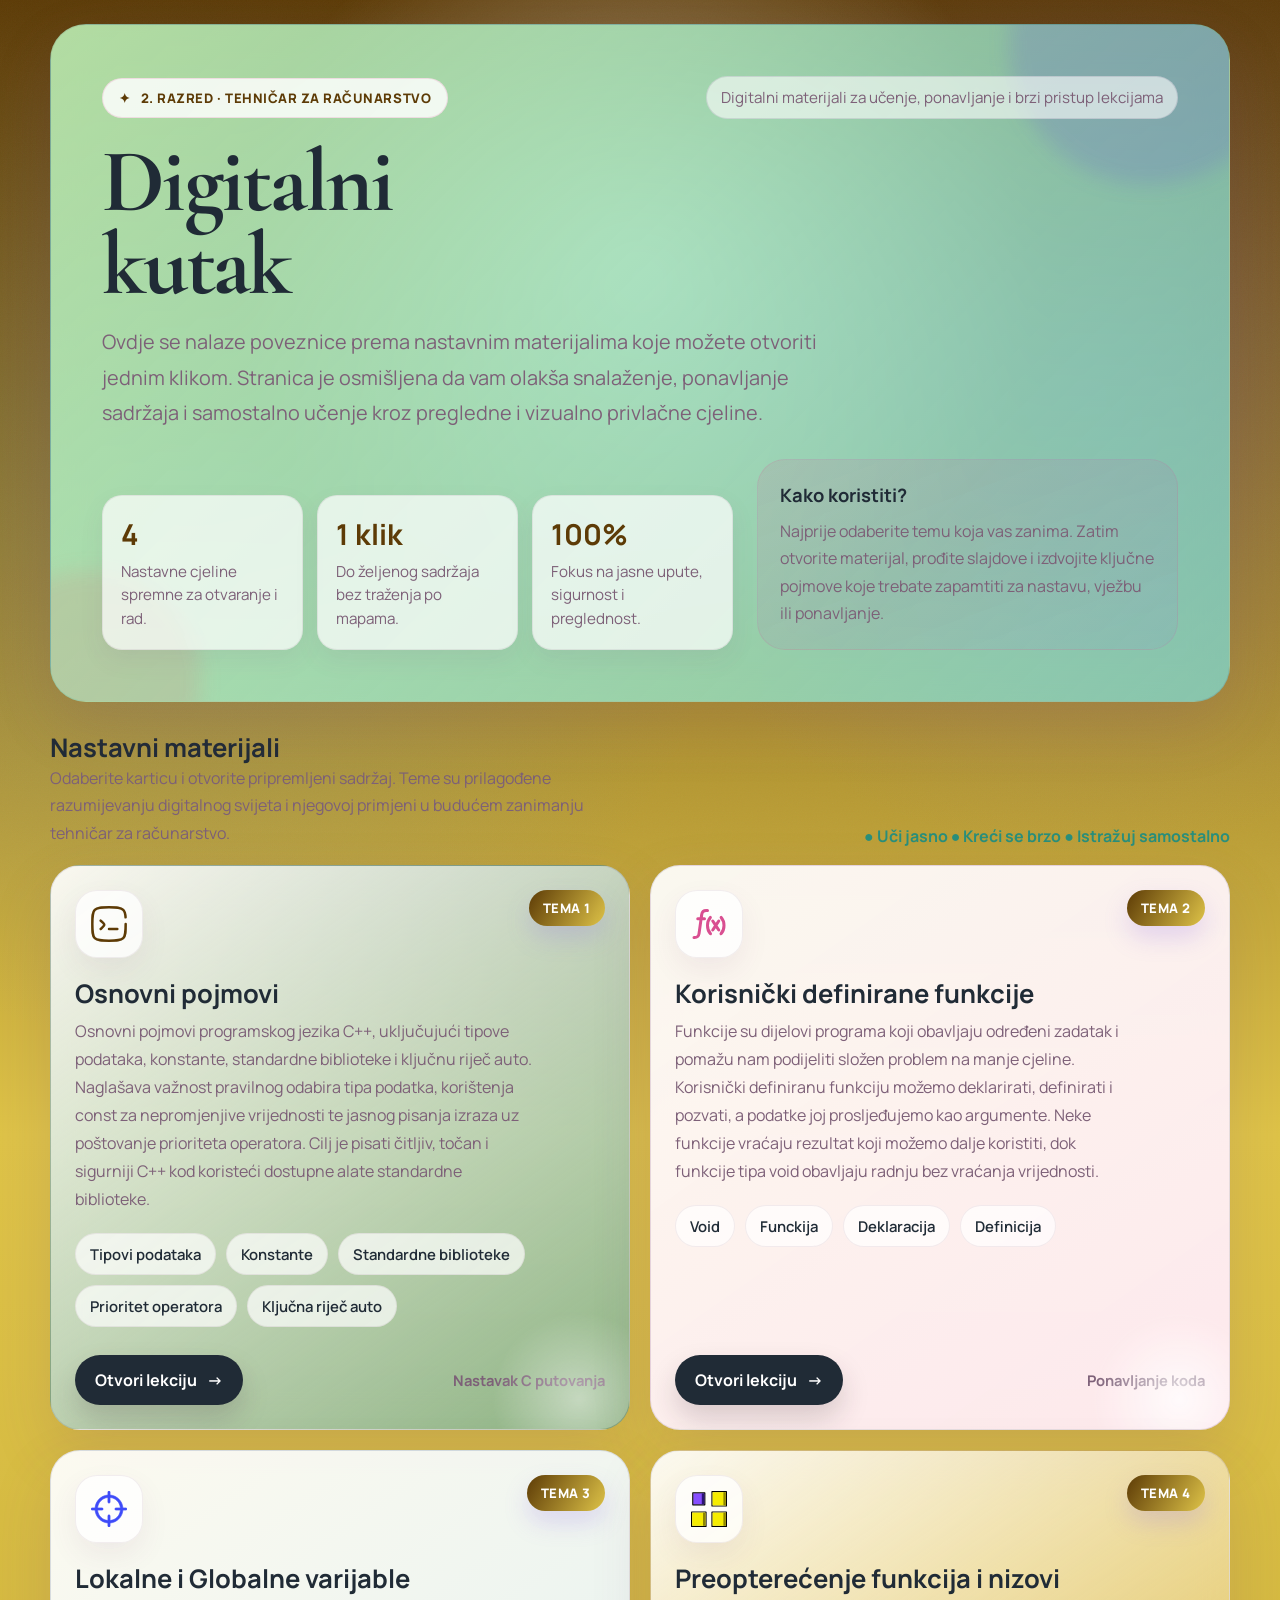
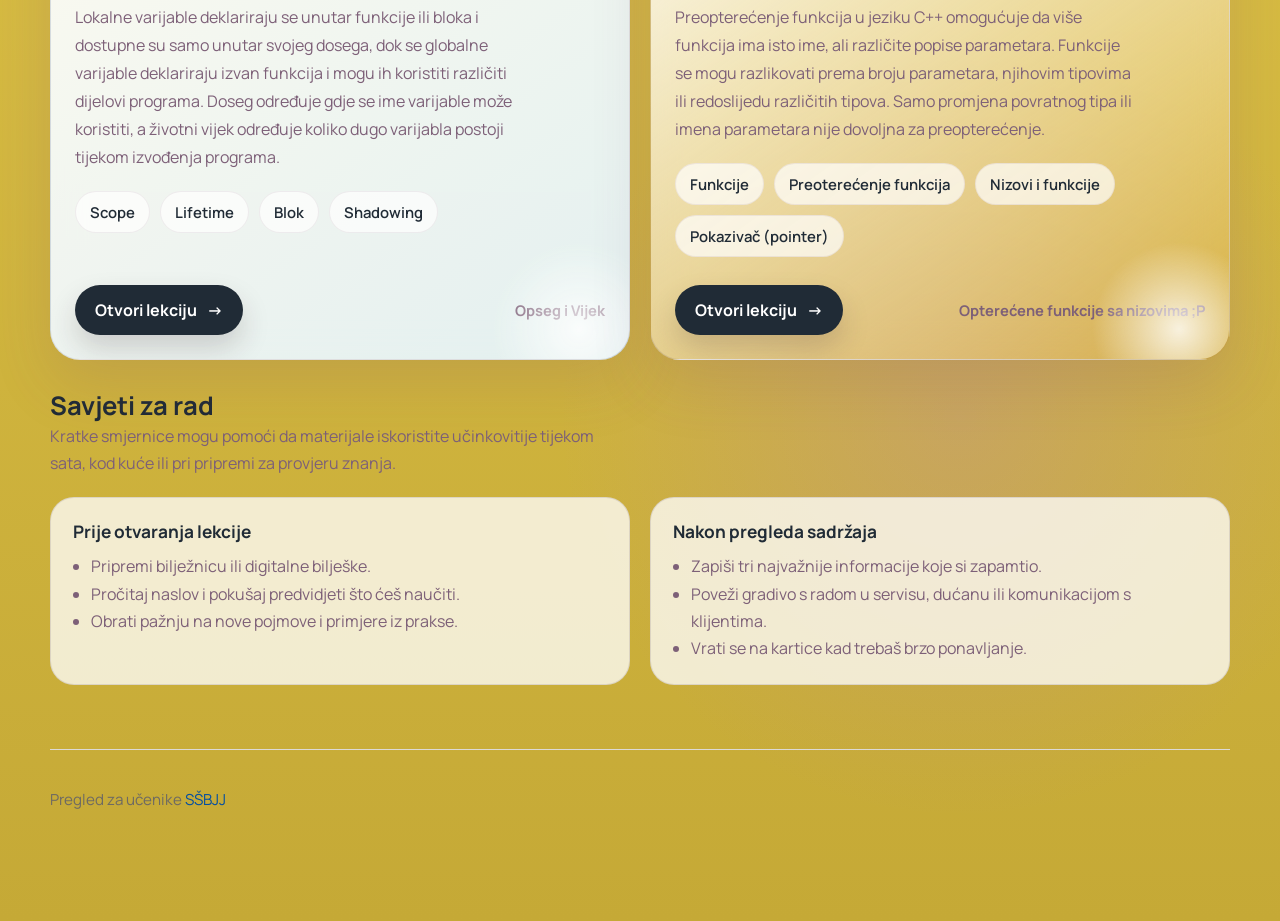
<file: index.html>
<!DOCTYPE html>
<html lang="hr">

<head>
  <meta charset="UTF-8" />
  <meta name="viewport" content="width=device-width, initial-scale=1.0" />
  <title>Digitalni kutak - Tehničar za računarstvo</title>
  <link rel="preconnect" href="https://fonts.googleapis.com">
  <link rel="preconnect" href="https://fonts.gstatic.com" crossorigin>
  <link
    href="https://fonts.googleapis.com/css2?family=Cormorant+Garamond:wght@500;600;700&family=Manrope:wght@400;500;600;700;800&display=swap"
    rel="stylesheet">

  <link rel="stylesheet" href="extra.css">
  <style>
    :root {
      --bg: #f8f8ff;
      --surface: rgba(255, 255, 255, 0.72);
      --surface-strong: rgba(255, 255, 255, 0.9);
      --text: #202b36;
      --muted: #7d6078;
      --line: rgba(57, 43, 89, 0.12);
      --primary: #5d3b06;
      --primary-2: #dec348;
      --accent: #ffbf69;
      --success: #2a8f7b;
      --shadow: 0 24px 60px rgba(117, 66, 113, 0.16);
      --radius-xl: 30px;
      --radius-lg: 22px;
      --radius-md: 16px;
      --space: clamp(16px, 2vw, 24px);
    }

    * {
      box-sizing: border-box;
    }

    html {
      scroll-behavior: smooth;
    }

    body {
      margin: 0;
      min-height: 100vh;
      font-family: 'Manrope', sans-serif;
      color: var(--text);
      background:
        radial-gradient(circle at 15% 20%, rgba(79, 141, 217, 0.18), transparent 24%),
        radial-gradient(circle at 85% 15%, rgba(126, 107, 232, 0.2), transparent 20%),
        radial-gradient(circle at 75% 80%, rgba(173, 105, 255, 0.18), transparent 18%),
        linear-gradient(180deg, #5d3b06 0%, #dec348 45%, #c5a936 100%);
      overflow-x: hidden;
    }

    .grain,
    .glow {
      position: fixed;
      inset: 0;
      pointer-events: none;
      z-index: 0;
    }

    .grain {
      opacity: 0.08;
      background-image: url("data:image/svg+xml,%3Csvg xmlns='http://www.w3.org/2000/svg' width='180' height='180' viewBox='0 0 180 180'%3E%3Cfilter id='n'%3E%3CfeTurbulence type='fractalNoise' baseFrequency='0.8' numOctaves='2' stitchTiles='stitch'/%3E%3C/filter%3E%3Crect width='180' height='180' filter='url(%23n)' opacity='0.45'/%3E%3C/svg%3E");
    }

    .glow {
      background: radial-gradient(circle at 50% 30%, rgba(255, 255, 255, 0.45), transparent 45%);
    }

    .page {
      position: relative;
      z-index: 1;
      width: min(1180px, calc(100% - 32px));
      margin: 0 auto;
      padding: 24px 0 48px;
    }

    .hero {
      position: relative;
      overflow: hidden;
      padding: clamp(28px, 4vw, 52px);
      border: 1px solid var(--line);
      border-radius: 36px;
      background: linear-gradient(135deg, rgba(197, 255, 195, 0.82), rgba(112, 238, 255, 0.58));
      backdrop-filter: blur(18px);
      box-shadow: var(--shadow);
      isolation: isolate;
    }

    .hero::before,
    .hero::after {
      content: "";
      position: absolute;
      border-radius: 50%;
      filter: blur(10px);
      z-index: -1;
    }

    .hero::before {
      width: 280px;
      height: 280px;
      top: -120px;
      right: -60px;
      background: rgba(100, 79, 217, 0.18);
    }

    .hero::after {
      width: 220px;
      height: 220px;
      left: -70px;
      bottom: -90px;
      background: rgba(232, 107, 107, 0.15);
    }

    .hero-top {
      display: flex;
      justify-content: space-between;
      gap: 16px;
      align-items: center;
      flex-wrap: wrap;
      margin-bottom: 22px;
    }

    .badge {
      display: inline-flex;
      align-items: center;
      gap: 10px;
      padding: 10px 16px;
      border-radius: 999px;
      background: rgba(255, 255, 255, 0.84);
      border: 1px solid rgba(217, 79, 145, 0.16);
      color: var(--primary);
      font-weight: 800;
      letter-spacing: 0.04em;
      text-transform: uppercase;
      font-size: 0.82rem;
    }

    .theme-note {
      display: inline-flex;
      align-items: center;
      gap: 10px;
      color: var(--muted);
      font-size: 0.95rem;
      padding: 10px 14px;
      border-radius: 999px;
      background: rgba(255, 255, 255, 0.6);
      border: 1px solid var(--line);
    }

    h1 {
      margin: 0;
      max-width: 11ch;
      font-family: 'Cormorant Garamond', serif;
      font-size: clamp(3rem, 7vw, 5.8rem);
      line-height: 0.92;
      letter-spacing: -0.03em;
    }

    .lead {
      margin: 18px 0 0;
      max-width: 62ch;
      color: var(--muted);
      font-size: clamp(1.05rem, 1.8vw, 1.24rem);
      line-height: 1.8;
    }

    .hero-grid {
      display: grid;
      grid-template-columns: 1.2fr 0.8fr;
      gap: 24px;
      align-items: end;
      margin-top: 28px;
    }

    .stats {
      display: grid;
      grid-template-columns: repeat(3, minmax(0, 1fr));
      gap: 14px;
    }

    .stat {
      padding: 18px;
      border-radius: 20px;
      background: rgba(255, 255, 255, 0.72);
      border: 1px solid rgba(89, 43, 82, 0.08);
      box-shadow: 0 10px 24px rgba(117, 66, 113, 0.08);
    }

    .stat strong {
      display: block;
      font-size: 1.8rem;
      margin-bottom: 6px;
      color: var(--primary);
    }

    .stat span {
      color: var(--muted);
      font-size: 0.95rem;
      line-height: 1.5;
    }

    .mini-card {
      align-self: stretch;
      padding: 22px;
      border-radius: 28px;
      background: linear-gradient(160deg, rgba(217, 79, 145, 0.12), rgba(143, 107, 232, 0.08));
      border: 1px solid rgba(217, 79, 145, 0.12);
    }

    .mini-card h2 {
      margin: 0 0 10px;
      font-size: 1.15rem;
    }

    .mini-card p {
      margin: 0;
      color: var(--muted);
      line-height: 1.7;
    }

    .section {
      margin-top: 28px;
    }

    .section-head {
      display: flex;
      align-items: end;
      justify-content: space-between;
      gap: 16px;
      margin-bottom: 18px;
      flex-wrap: wrap;
    }

    .section-head h2 {
      margin: 0;
      font-size: clamp(1.5rem, 2vw, 2rem);
    }

    .section-head p {
      margin: 0;
      color: var(--muted);
      max-width: 58ch;
      line-height: 1.7;
    }

    .cards {
      display: grid;
      grid-template-columns: repeat(2, minmax(0, 1fr));
      gap: 20px;
    }

    .card {
      position: relative;
      overflow: hidden;
      display: flex;
      flex-direction: column;
      min-height: 320px;
      padding: 24px;
      border-radius: var(--radius-xl);
      border: 1px solid var(--line);
      background: var(--surface-strong);
      backdrop-filter: blur(16px);
      box-shadow: var(--shadow);
      text-decoration: none;
      color: inherit;
      transition: transform 180ms ease, box-shadow 180ms ease, border-color 180ms ease;
    }

    .card:hover,
    .card:focus-visible {
      transform: translateY(-5px);
      box-shadow: 0 28px 60px rgba(117, 66, 113, 0.2);
      border-color: rgba(217, 79, 145, 0.28);
    }

    .card::before {
      content: "";
      position: absolute;
      inset: auto -40px -60px auto;
      width: 180px;
      height: 180px;
      border-radius: 50%;
      background: radial-gradient(circle, rgba(255, 255, 255, 0.9), transparent 68%);
      opacity: 0.9;
    }

    .card--blue {
      background: linear-gradient(145deg, rgba(255, 255, 255, 0.92), rgba(228, 245, 255, 0.92));
    }

    .card--pink {
      background: linear-gradient(145deg, rgba(255, 255, 255, 0.92), rgba(255, 233, 245, 0.95));
    }

    .card--blue-dark {
      background: linear-gradient(145deg, rgba(255, 255, 255, 0.92), rgba(0, 158, 249, 0.35));

      &::before {
        opacity: 0.5;
      }
    }

    .card--red-dark {
      background: linear-gradient(145deg, rgba(191, 33, 27, 0.35), rgba(226, 65, 51, 0.15));
    }

    .card--yellow {
      background: linear-gradient(145deg, rgba(255, 255, 255, 0.92), rgba(243, 181, 60, .25));
    }

    .card--green {
      background: linear-gradient(145deg, rgba(255, 255, 255, 0.92), rgba(62, 139, 135, 0.25));
    }

    .card-top {
      display: flex;
      justify-content: space-between;
      align-items: flex-start;
      gap: 16px;
    }

    .icon-wrap {
      width: 68px;
      height: 68px;
      border-radius: 22px;
      display: grid;
      place-items: center;
      background: rgba(255, 255, 255, 0.78);
      border: 1px solid rgba(89, 43, 82, 0.08);
      box-shadow: 0 12px 28px rgba(117, 66, 113, 0.08);
      flex-shrink: 0;
    }

    .tag {
      padding: 9px 14px;
      border-radius: 999px;
      font-size: 0.82rem;
      font-weight: 800;
      letter-spacing: 0.04em;
      text-transform: uppercase;
      color: white;
      background: linear-gradient(120deg, var(--primary), var(--primary-2));
      box-shadow: 0 12px 24px rgba(143, 107, 232, 0.22);
    }

    .card h3 {
      margin: 22px 0 10px;
      font-size: clamp(1.55rem, 2vw, 2rem);
      line-height: 1.08;
    }

    .card p {
      margin: 0;
      color: var(--muted);
      line-height: 1.75;
      max-width: 46ch;
    }

    .highlights {
      display: flex;
      flex-wrap: wrap;
      gap: 10px;
      margin-top: 20px;
    }

    .chip {
      padding: 10px 14px;
      border-radius: 999px;
      background: rgba(255, 255, 255, 0.7);
      border: 1px solid rgba(89, 43, 82, 0.08);
      color: var(--text);
      font-weight: 600;
      font-size: 0.93rem;
    }

    .cta-row {
      display: flex;
      align-items: center;
      justify-content: space-between;
      gap: 16px;
      margin-top: auto;
      padding-top: 28px;
    }

    .cta {
      display: inline-flex;
      align-items: center;
      gap: 10px;
      padding: 14px 20px;
      border-radius: 999px;
      background: var(--text);
      color: #fff;
      font-weight: 700;
      text-decoration: none;
      box-shadow: 0 14px 28px rgba(54, 32, 51, 0.18);
    }

    .meta {
      color: var(--muted);
      font-size: 0.92rem;
      font-weight: 700;
    }

    .notes {
      display: grid;
      grid-template-columns: 1fr 1fr;
      gap: 20px;
      margin-top: 20px;
    }

    .note {
      padding: 22px;
      border-radius: 24px;
      background: rgba(255, 255, 255, 0.76);
      border: 1px solid var(--line);
    }

    .note h3 {
      margin: 0 0 10px;
      font-size: 1.08rem;
    }

    .note p,
    .note li {
      color: var(--muted);
      line-height: 1.7;
    }

    .note ul {
      margin: 0;
      padding-left: 18px;
    }

    footer {
      margin-top: 24px;
      padding: 18px 4px 4px;
      color: var(--muted);
      text-align: center;
      font-size: 0.95rem;
    }

    .sparkles {
      display: inline-flex;
      align-items: center;
      gap: 8px;
      font-weight: 700;
      color: var(--success);
    }

    .skip-link {
      position: absolute;
      left: 12px;
      top: -48px;
      background: #fff;
      color: var(--text);
      padding: 10px 14px;
      border-radius: 12px;
      z-index: 10;
    }

    .skip-link:focus {
      top: 12px;
    }

    @media (max-width: 900px) {

      .hero-grid,
      .cards,
      .notes {
        grid-template-columns: 1fr;
      }

      .stats {
        grid-template-columns: 1fr;
      }

      h1 {
        max-width: 100%;
      }
    }

    @media (max-width: 640px) {
      .page {
        width: min(100% - 18px, 1180px);
        padding-top: 12px;
      }

      .hero,
      .card,
      .note {
        border-radius: 24px;
      }

      .hero-top,
      .section-head,
      .cta-row,
      .card-top {
        align-items: flex-start;
      }

      .cta-row {
        flex-direction: column;
        align-items: stretch;
      }

      .cta {
        justify-content: center;
      }
    }

    @media (prefers-reduced-motion: reduce) {
      html {
        scroll-behavior: auto;
      }

      *,
      *::before,
      *::after {
        animation: none !important;
        transition: none !important;
      }
    }
  </style>
</head>

<body>
  <a class="skip-link" href="#sadrzaj">Preskoči na sadržaj</a>
  <div class="grain"></div>
  <div class="glow"></div>

  <main class="page" id="sadrzaj">
    <section class="hero" aria-labelledby="naslov-stranice">
      <div class="hero-top">
        <div class="badge">
          <span>✦</span>
          <span>2. razred · Tehničar za računarstvo</span>
        </div>
        <div class="theme-note">Digitalni materijali za učenje, ponavljanje i brzi pristup lekcijama</div>
      </div>

      <h1 id="naslov-stranice">Digitalni kutak</h1>
      <p class="lead">
        Ovdje se nalaze poveznice prema nastavnim materijalima koje možete otvoriti jednim klikom.
        Stranica je osmišljena da vam olakša snalaženje, ponavljanje sadržaja i samostalno učenje kroz pregledne i
        vizualno privlačne cjeline.
      </p>

      <div class="hero-grid">
        <div class="stats" aria-label="Brzi pregled materijala">
          <div class="stat">
            <strong>4</strong>
            <span>Nastavne cjeline spremne za otvaranje i rad.</span>
          </div>
          <div class="stat">
            <strong>1 klik</strong>
            <span>Do željenog sadržaja bez traženja po mapama.</span>
          </div>
          <div class="stat">
            <strong>100%</strong>
            <span>Fokus na jasne upute, sigurnost i preglednost.</span>
          </div>
        </div>

        <aside class="mini-card" aria-label="Napomena za učenike">
          <h2>Kako koristiti?</h2>
          <p>
            Najprije odaberite temu koja vas zanima. Zatim otvorite materijal, prođite slajdove i izdvojite ključne
            pojmove koje trebate zapamtiti za nastavu, vježbu ili ponavljanje.
          </p>
        </aside>
      </div>
    </section>

    <section class="section" aria-labelledby="materijali">
      <div class="section-head">
        <div>
          <h2 id="materijali">Nastavni materijali</h2>
          <p>Odaberite karticu i otvorite pripremljeni sadržaj. Teme su prilagođene razumijevanju digitalnog svijeta i
            njegovoj primjeni u budućem zanimanju tehničar za računarstvo.</p>
        </div>
        <div class="sparkles">● Uči jasno ● Kreći se brzo ● Istražuj samostalno</div>
      </div>

      <div class="cards">
        <a class="card card--blue-dark" href="./osnove.html" target="_blank" rel="noopener noreferrer"
          aria-label="Otvori materijal Osnovni pojmovi">
          <div class="card-top">
            <div class="icon-wrap" aria-hidden="true">
              <svg viewBox="0 0 24 24" width="40px" fill="none" xmlns="http://www.w3.org/2000/svg">
                <g id="SVGRepo_bgCarrier" stroke-width="0"></g>
                <g id="SVGRepo_tracerCarrier" stroke-linecap="round" stroke-linejoin="round"></g>
                <g id="SVGRepo_iconCarrier">
                  <path d="M17 15H14.5H12" stroke="#5d3b06" stroke-width="1.5" stroke-linecap="round"></path>
                  <path
                    d="M7 10L7.2344 10.1953C8.51608 11.2634 9.15693 11.7974 9.15693 12.5C9.15693 13.2026 8.51608 13.7366 7.2344 14.8047L7 15"
                    stroke="#5d3b06" stroke-width="1.5" stroke-linecap="round"></path>
                  <path
                    d="M22 12C22 16.714 22 19.0711 20.5355 20.5355C19.0711 22 16.714 22 12 22C7.28595 22 4.92893 22 3.46447 20.5355C2 19.0711 2 16.714 2 12C2 7.28595 2 4.92893 3.46447 3.46447C4.92893 2 7.28595 2 12 2C16.714 2 19.0711 2 20.5355 3.46447C21.5093 4.43821 21.8356 5.80655 21.9449 8"
                    stroke="#5d3b06" stroke-width="1.5" stroke-linecap="round"></path>
                </g>
              </svg>
            </div>
            <span class="tag">Tema 1</span>
          </div>

          <h3>Osnovni pojmovi</h3>
          <p>
            Osnovni pojmovi programskog jezika C++, uključujući tipove podataka, konstante, standardne biblioteke i
            ključnu riječ auto. Naglašava važnost pravilnog odabira tipa podatka, korištenja const za nepromjenjive
            vrijednosti te jasnog pisanja izraza uz poštovanje prioriteta operatora. Cilj je pisati čitljiv, točan i
            sigurniji C++ kod koristeći dostupne alate standardne biblioteke.
          </p>

          <div class="highlights" aria-label="Ključne teme">
            <span class="chip">Tipovi podataka</span>
            <span class="chip">Konstante</span>
            <span class="chip">Standardne biblioteke</span>
            <span class="chip">Prioritet operatora</span>
            <span class="chip">Ključna riječ auto</span>
          </div>

          <div class="cta-row">
            <span class="cta">Otvori lekciju <span aria-hidden="true">→</span></span>
            <span class="meta">Nastavak C putovanja</span>
          </div>
        </a>

        <a class="card card--pink" href="./korisnicki-definirane-funkcije.html" target="_blank"
          rel="noopener noreferrer"
          aria-label="Otvori materijal Internetski pretraživači i društvene mreže u poslovanju">
          <div class="card-top">
            <div class="icon-wrap" aria-hidden="true">
              <svg width="36px" viewBox="0 0 48 48" xmlns="http://www.w3.org/2000/svg" fill="#d94f91">
                <g id="SVGRepo_bgCarrier" stroke-width="0"></g>
                <g id="SVGRepo_tracerCarrier" stroke-linecap="round" stroke-linejoin="round"></g>
                <g id="SVGRepo_iconCarrier">
                  <title>functions</title>
                  <g id="Layer_2" data-name="Layer 2">
                    <g id="Q3_icons" data-name="Q3 icons">
                      <g>
                        <path
                          d="M24,25.9a14.7,14.7,0,0,1,3.5-9.6,2,2,0,0,0-3-2.6A18.2,18.2,0,0,0,20,25.9a18.4,18.4,0,0,0,4.5,12.5A2.2,2.2,0,0,0,26,39a2.4,2.4,0,0,0,1.4-.5,2.2,2.2,0,0,0,.1-2.9A14.2,14.2,0,0,1,24,25.9Z">
                        </path>
                        <path
                          d="M41.5,13.7a2,2,0,0,0-3,2.6A14.7,14.7,0,0,1,42,25.9a14.2,14.2,0,0,1-3.5,9.7,2.2,2.2,0,0,0,.1,2.9A2.4,2.4,0,0,0,40,39a2.2,2.2,0,0,0,1.5-.6A18.4,18.4,0,0,0,46,25.9,18.2,18.2,0,0,0,41.5,13.7Z">
                        </path>
                        <path
                          d="M38.7,30.9,35.4,26l3.3-4.9a2,2,0,1,0-3.4-2.2L33,22.4l-2.3-3.5a2,2,0,1,0-3.4,2.2L30.6,26l-3.3,4.9a2.1,2.1,0,0,0,.6,2.8A2,2,0,0,0,29,34a2.1,2.1,0,0,0,1.7-.9L33,29.6l2.3,3.5A2.1,2.1,0,0,0,37,34a2,2,0,0,0,1.1-.3A2.1,2.1,0,0,0,38.7,30.9Z">
                        </path>
                        <path
                          d="M18,15H15.8l.5-3.5A3.9,3.9,0,0,1,20.2,8H22a2,2,0,0,0,0-4H20.2a8.1,8.1,0,0,0-7.9,6.9L11.7,15H9a2,2,0,0,0,0,4h2.2L8.7,36.5A3.9,3.9,0,0,1,4.8,40H4a2,2,0,0,0,0,4h.8a8.1,8.1,0,0,0,7.9-6.9L15.2,19H18a2,2,0,0,0,0-4Z">
                        </path>
                      </g>
                    </g>
                  </g>
                </g>
              </svg>
            </div>
            <span class="tag">Tema 2</span>
          </div>

          <h3>Korisnički definirane funkcije</h3>
          <p>
            Funkcije su dijelovi programa koji obavljaju određeni zadatak i pomažu nam podijeliti složen problem na
            manje cjeline. Korisnički definiranu funkciju možemo deklarirati, definirati i pozvati, a podatke joj
            prosljeđujemo kao argumente. Neke funkcije vraćaju rezultat koji možemo dalje koristiti, dok funkcije tipa
            void obavljaju radnju bez vraćanja vrijednosti.
          </p>

          <div class="highlights" aria-label="Ključne teme">
            <span class="chip">Void</span>
            <span class="chip">Funckija</span>
            <span class="chip">Deklaracija</span>
            <span class="chip">Definicija</span>
          </div>

          <div class="cta-row">
            <span class="cta">Otvori lekciju <span aria-hidden="true">→</span></span>
            <span class="meta">Ponavljanje koda</span>
          </div>
        </a>

        <a class="card card--blue" href="./lokalne-globalne.html" target="_blank" rel="noopener noreferrer"
          aria-label="Otvori materijal Programi za oblikovanje i obradu teksta – MS Word">
          <div class="card-top">
            <div class="icon-wrap" aria-hidden="true">
              <svg fill="#3e4bf9" viewBox="0 0 56 56" width="36px" xmlns="http://www.w3.org/2000/svg" stroke="#3e4bf9">
                <g id="SVGRepo_bgCarrier" stroke-width="0"></g>
                <g id="SVGRepo_tracerCarrier" stroke-linecap="round" stroke-linejoin="round"></g>
                <g id="SVGRepo_iconCarrier">
                  <path
                    d="M 1.6349 29.6579 L 6.3092 29.6579 C 7.1152 40.3421 15.6810 48.9309 26.3422 49.7369 L 26.3422 54.3421 C 26.3422 55.2632 27.0560 56 27.9770 56 C 28.9211 56 29.6349 55.2632 29.6349 54.3421 L 29.6349 49.7369 C 40.2961 48.9309 48.8621 40.3421 49.6676 29.6579 L 54.3423 29.6579 C 55.2633 29.6579 55.9999 28.9210 55.9999 28 C 55.9999 27.0790 55.2633 26.3651 54.3423 26.3651 L 49.6676 26.3651 C 48.8621 15.6809 40.2961 7.0921 29.6349 6.2862 L 29.6349 1.6579 C 29.6349 .7368 28.9211 -2.9976e-15 27.9770 -2.9976021664879227e-15 C 27.0560 -2.9976e-15 26.3422 .7368 26.3422 1.6578829473684213 L 26.3422 6.2862 C 15.6810 7.0921 7.1152 15.6809 6.3092 26.3651 L 1.6349 26.3651 C .7139 26.3651 .1 27.0790 .1 28 C .1 28.9210 .7139 29.6579 1.6349 29.6579 Z M 27.9770 18.9046 C 28.9211 18.9046 29.6349 18.1678 29.6349 17.2467 L 29.6349 10.0395 C 38.2928 10.8224 45.0164 17.6151 45.7766 26.3651 L 38.7534 26.3651 C 37.8323 26.3651 37.0954 27.0790 37.0954 28 C 37.0954 28.9210 37.8323 29.6579 38.7534 29.6579 L 45.7766 29.6579 C 45.0164 38.3849 38.2928 45.1776 29.6349 45.9605 L 29.6349 38.7533 C 29.6349 37.8322 28.9211 37.1185 27.9770 37.1185 C 27.0560 37.1185 26.3422 37.8322 26.3422 38.7533 L 26.3422 45.9605 C 17.6842 45.1776 10.9606 38.3849 10.2007 29.6579 L 17.2238 29.6579 C 18.1448 29.6579 18.8816 28.9210 18.8816 28 C 18.8816 27.0790 18.1448 26.3651 17.2238 26.3651 L 10.2007 26.3651 C 10.9606 17.6151 17.6842 10.8224 26.3422 10.0395 L 26.3422 17.2467 C 26.3422 18.1678 27.0560 18.9046 27.9770 18.9046 Z">
                  </path>
                </g>
              </svg>
            </div>
            <span class="tag">Tema 3</span>
          </div>

          <h3>Lokalne i Globalne varijable</h3>
          <p>
            Lokalne varijable deklariraju se unutar funkcije ili bloka i dostupne su samo unutar svojeg dosega, dok se
            globalne varijable deklariraju izvan funkcija i mogu ih koristiti različiti dijelovi programa. Doseg
            određuje gdje se ime varijable može koristiti, a životni vijek određuje koliko dugo varijabla postoji
            tijekom izvođenja programa.
          </p>

          <div class="highlights" aria-label="Ključne teme">
            <span class="chip">Scope</span>
            <span class="chip">Lifetime</span>
            <span class="chip">Blok</span>
            <span class="chip">Shadowing</span>
          </div>

          <div class="cta-row">
            <span class="cta">Otvori lekciju <span aria-hidden="true">→</span></span>
            <span class="meta">Opseg i Vijek</span>
          </div>
        </a>

        <a class="card card--yellow" href="./preopterecenje-niz.html" target="_blank" rel="noopener noreferrer"
          aria-label="Otvori materijal preopterećenje funkcija i nizovi">
          <div class="card-top">
            <div class="icon-wrap" aria-hidden="true">
              <svg version="1.1" id="Layer_1" width="36" xmlns="http://www.w3.org/2000/svg"
                xmlns:xlink="http://www.w3.org/1999/xlink" viewBox="0 0 512 512" xml:space="preserve" fill="#000000">
                <g id="SVGRepo_bgCarrier" stroke-width="0"></g>
                <g id="SVGRepo_tracerCarrier" stroke-linecap="round" stroke-linejoin="round"></g>
                <g id="SVGRepo_iconCarrier">
                  <path
                    d="M503.467,0h-204.8c-4.719,0-8.533,3.823-8.533,8.533v204.8c0,4.71,3.814,8.533,8.533,8.533h204.8 c4.719,0,8.533-3.823,8.533-8.533V8.533C512,3.823,508.186,0,503.467,0z M494.933,204.8H307.2V17.067h187.733V204.8z">
                  </path>
                  <path
                    d="M503.467,290.133h-204.8c-4.719,0-8.533,3.823-8.533,8.533v204.8c0,4.71,3.814,8.533,8.533,8.533h204.8 c4.719,0,8.533-3.823,8.533-8.533v-204.8C512,293.956,508.186,290.133,503.467,290.133z M494.933,494.933H307.2V307.2h187.733 V494.933z">
                  </path>
                  <path
                    d="M213.333,290.133H8.533c-4.719,0-8.533,3.823-8.533,8.533v204.8C0,508.177,3.814,512,8.533,512h204.8 c4.719,0,8.533-3.823,8.533-8.533v-204.8C221.867,293.956,218.052,290.133,213.333,290.133z M204.8,494.933H17.067V307.2H204.8 V494.933z">
                  </path>
                  <path
                    d="M25.6,204.8h170.667c4.719,0,8.533-3.823,8.533-8.533V25.6c0-4.71-3.814-8.533-8.533-8.533H25.6 c-4.719,0-8.533,3.823-8.533,8.533v170.667C17.067,200.977,20.881,204.8,25.6,204.8z M34.133,34.133h153.6v153.6h-153.6V34.133z">
                  </path>
                  <g>
                    <rect x="307.2" y="17.067" style="fill:#f5ec00;" width="187.733" height="187.733"></rect>
                    <rect x="307.2" y="307.2" style="fill:#f5ec00;" width="187.733" height="187.733"></rect>
                    <rect x="17.067" y="307.2" style="fill:#f5ec00;" width="187.733" height="187.733"></rect>
                  </g>
                  <path d="M187.733,187.733h-153.6v-153.6h153.6V187.733z"></path>
                  <rect x="34.133" y="34.133" style="fill:#874efe;" width="153.6" height="153.6"></rect>
                  <g>
                    <rect x="460.8" y="17.067" style="fill:#8d8600;" width="34.133" height="187.733"></rect>
                    <rect x="460.8" y="307.2" style="fill:#8d8600;" width="34.133" height="187.733"></rect>
                    <rect x="170.667" y="307.2" style="fill:#8d8600;" width="34.133" height="187.733"></rect>
                  </g>
                  <rect x="153.6" y="34.133" style="fill:#2c1376;" width="34.133" height="153.6"></rect>
                </g>
              </svg>
            </div>
            <span class="tag">Tema 4</span>
          </div>

          <h3>Preopterećenje funkcija i nizovi</h3>
          <p>
            Preopterećenje funkcija u jeziku C++ omogućuje da više funkcija ima isto ime, ali različite popise
            parametara. Funkcije se mogu razlikovati prema broju parametara, njihovim tipovima ili redoslijedu
            različitih tipova. Samo promjena povratnog tipa ili imena parametara nije dovoljna za preopterećenje.
          </p>

          <div class="highlights" aria-label="Ključne teme">
            <span class="chip">Funkcije</span>
            <span class="chip">Preoterećenje funkcija</span>
            <span class="chip">Nizovi i funkcije</span>
            <span class="chip">Pokazivač (pointer)</span>
          </div>

          <div class="cta-row">
            <span class="cta">Otvori lekciju <span aria-hidden="true">→</span></span>
            <span class="meta">Opterećene funkcije sa nizovima ;P</span>
          </div>
        </a>

        <!-- <a class="card card--red-dark" href="./posta.html" target="_blank" rel="noopener noreferrer"
          aria-label="Otvori materijal Programi za oblikovanje i obradu teksta – MS Word">
          <div class="card-top">
            <div class="icon-wrap" aria-hidden="true">
              <svg viewBox="0 0 24 24" fill="none" width="34px" xmlns="http://www.w3.org/2000/svg">
                <g id="SVGRepo_bgCarrier" stroke-width="0"></g>
                <g id="SVGRepo_tracerCarrier" stroke-linecap="round" stroke-linejoin="round"></g>
                <g id="SVGRepo_iconCarrier">
                  <path d="M4 7.00005L10.2 11.65C11.2667 12.45 12.7333 12.45 13.8 11.65L20 7" stroke="#bf211b"
                    stroke-width="2" stroke-linecap="round" stroke-linejoin="round"></path>
                  <rect x="3" y="5" width="18" height="14" rx="2" stroke="#bf211b" stroke-width="2"
                    stroke-linecap="round"></rect>
                </g>
              </svg>
            </div>
            <span class="tag">Tema 5</span>
          </div>

          <h3>Elektronička pošta u poslovanju</h3>
          <p>
            Materijal uvodi učenike u poslovnu uporabu elektroničke pošte u programu Gmail te objašnjava kako otvoriti,
            konfigurirati i sigurno koristiti e-mail račun. Kroz praktične primjere učenici uče postaviti dvofaktorsku
            autentifikaciju, organizirati dolaznu poštu pomoću oznaka i filtara, sigurno slati privitke i velike
            datoteke putem Google Drive poveznica te pisati jasne i profesionalne poslovne poruke.
          </p>

          <div class="highlights" aria-label="Ključne teme">
            <span class="chip">Račun i sigurnost</span>
            <span class="chip">Oznake, filtri, pretraživanje</span>
            <span class="chip">Poslovni odgovor</span>
            <span class="chip">Automatizacija</span>
          </div>

          <div class="cta-row">
            <span class="cta">Otvori lekciju <span aria-hidden="true">→</span></span>
            <span class="meta">Osnove rada sa Gmailom</span>
          </div>
        </a>

        <a class="card card--green" href="./excel.html" target="_blank" rel="noopener noreferrer"
          aria-label="Otvori materijal Programi za oblikovanje i obradu teksta – MS Excel">
          <div class="card-top">
            <div class="icon-wrap" aria-hidden="true">
              <svg viewBox="0 0 32 32" xmlns="http://www.w3.org/2000/svg" xmlns:xlink="http://www.w3.org/1999/xlink"
                fill="#000000" width="34">
                <g id="SVGRepo_bgCarrier" stroke-width="0"></g>
                <g id="SVGRepo_tracerCarrier" stroke-linecap="round" stroke-linejoin="round"></g>
                <g id="SVGRepo_iconCarrier">
                  <defs>
                    <linearGradient id="a" x1="4.494" y1="-2092.086" x2="13.832" y2="-2075.914"
                      gradientTransform="translate(0 2100)" gradientUnits="userSpaceOnUse">
                      <stop offset="0" stop-color="#18884f"></stop>
                      <stop offset="0.5" stop-color="#117e43"></stop>
                      <stop offset="1" stop-color="#0b6631"></stop>
                    </linearGradient>
                  </defs>
                  <title>file_type_excel</title>
                  <path
                    d="M19.581,15.35,8.512,13.4V27.809A1.192,1.192,0,0,0,9.705,29h19.1A1.192,1.192,0,0,0,30,27.809h0V22.5Z"
                    style="fill:#185c37"></path>
                  <path d="M19.581,3H9.705A1.192,1.192,0,0,0,8.512,4.191h0V9.5L19.581,16l5.861,1.95L30,16V9.5Z"
                    style="fill:#21a366"></path>
                  <path d="M8.512,9.5H19.581V16H8.512Z" style="fill:#107c41"></path>
                  <path d="M16.434,8.2H8.512V24.45h7.922a1.2,1.2,0,0,0,1.194-1.191V9.391A1.2,1.2,0,0,0,16.434,8.2Z"
                    style="opacity:0.10000000149011612;isolation:isolate"></path>
                  <path d="M15.783,8.85H8.512V25.1h7.271a1.2,1.2,0,0,0,1.194-1.191V10.041A1.2,1.2,0,0,0,15.783,8.85Z"
                    style="opacity:0.20000000298023224;isolation:isolate"></path>
                  <path d="M15.783,8.85H8.512V23.8h7.271a1.2,1.2,0,0,0,1.194-1.191V10.041A1.2,1.2,0,0,0,15.783,8.85Z"
                    style="opacity:0.20000000298023224;isolation:isolate"></path>
                  <path d="M15.132,8.85H8.512V23.8h6.62a1.2,1.2,0,0,0,1.194-1.191V10.041A1.2,1.2,0,0,0,15.132,8.85Z"
                    style="opacity:0.20000000298023224;isolation:isolate"></path>
                  <path
                    d="M3.194,8.85H15.132a1.193,1.193,0,0,1,1.194,1.191V21.959a1.193,1.193,0,0,1-1.194,1.191H3.194A1.192,1.192,0,0,1,2,21.959V10.041A1.192,1.192,0,0,1,3.194,8.85Z"
                    style="fill:#117e43"></path>
                  <path
                    d="M5.7,19.873l2.511-3.884-2.3-3.862H7.758L9.013,14.6c.116.234.2.408.238.524h.017c.082-.188.169-.369.26-.546l1.342-2.447h1.7l-2.359,3.84,2.419,3.905H10.821l-1.45-2.711A2.355,2.355,0,0,1,9.2,16.8H9.176a1.688,1.688,0,0,1-.168.351L7.515,19.873Z"
                    style="fill:#fff"></path>
                  <path d="M28.806,3H19.581V9.5H30V4.191A1.192,1.192,0,0,0,28.806,3Z" style="fill:#33c481"></path>
                  <path d="M19.581,16H30v6.5H19.581Z" style="fill:#107c41"></path>
                </g>
              </svg>
            </div>
            <span class="tag">Tema 6</span>
          </div>

          <h3>Programi za izradu tabličnih proračuna – MS Excel </h3>
          <p>
            Materijal uvodi učenike u radno okruženje programa Microsoft Excel te objašnjava kako izraditi, urediti i
            oblikovati proračunske tablice. Kroz primjere uče se pokretanje programa, rad sa sučeljem, unos i uređivanje
            podataka, spremanje radnih knjiga te osnovno oblikovanje ćelija, redaka, stupaca, tablica, formula i
            grafikona.
          </p>

          <div class="highlights" aria-label="Ključne teme">
            <span class="chip">Sučelje i kartice</span>
            <span class="chip">Ćelije i formati</span>
            <span class="chip">Funkcije</span>
            <span class="chip">Grafikoni</span>
          </div>

          <div class="cta-row">
            <span class="cta">Otvori lekciju <span aria-hidden="true">→</span></span>
            <span class="meta">Osnove rada u MS Excelu</span>
          </div>
        </a> -->

      </div>
    </section>

    <section class="section" aria-labelledby="savjeti">
      <div class="section-head">
        <div>
          <h2 id="savjeti">Savjeti za rad</h2>
          <p>Kratke smjernice mogu pomoći da materijale iskoristite učinkovitije tijekom sata, kod kuće ili pri pripremi
            za provjeru znanja.</p>
        </div>
      </div>

      <div class="notes">
        <article class="note">
          <h3>Prije otvaranja lekcije</h3>
          <ul>
            <li>Pripremi bilježnicu ili digitalne bilješke.</li>
            <li>Pročitaj naslov i pokušaj predvidjeti što ćeš naučiti.</li>
            <li>Obrati pažnju na nove pojmove i primjere iz prakse.</li>
          </ul>
        </article>

        <article class="note">
          <h3>Nakon pregleda sadržaja</h3>
          <ul>
            <li>Zapiši tri najvažnije informacije koje si zapamtio.</li>
            <li>Poveži gradivo s radom u servisu, dućanu ili komunikacijom s klijentima.</li>
            <li>Vrati se na kartice kad trebaš brzo ponavljanje.</li>
          </ul>
        </article>
      </div>
    </section>

    <footer class="footer">
      <div class="container footer-box">
        <p>Pregled za učenike <a href="https://ss-ban-jjelacic-zapresic.skole.hr/" target="_blank"
            class="ssbjj">SŠBJJ</a>
        </p>
        <!-- <script type="text/javascript" src="https://cdnjs.buymeacoffee.com/1.0.0/button.prod.min.js"
          data-name="bmc-button" data-slug="clockworks" data-color="#FFDD00" data-emoji="☕" data-font="Poppins"
          data-text="Buy me coffee" data-outline-color="#000000" data-font-color="#000000"
          data-coffee-color="#ffffff"></script> -->
      </div>
    </footer>
  </main>
</body>

</html>
</file>
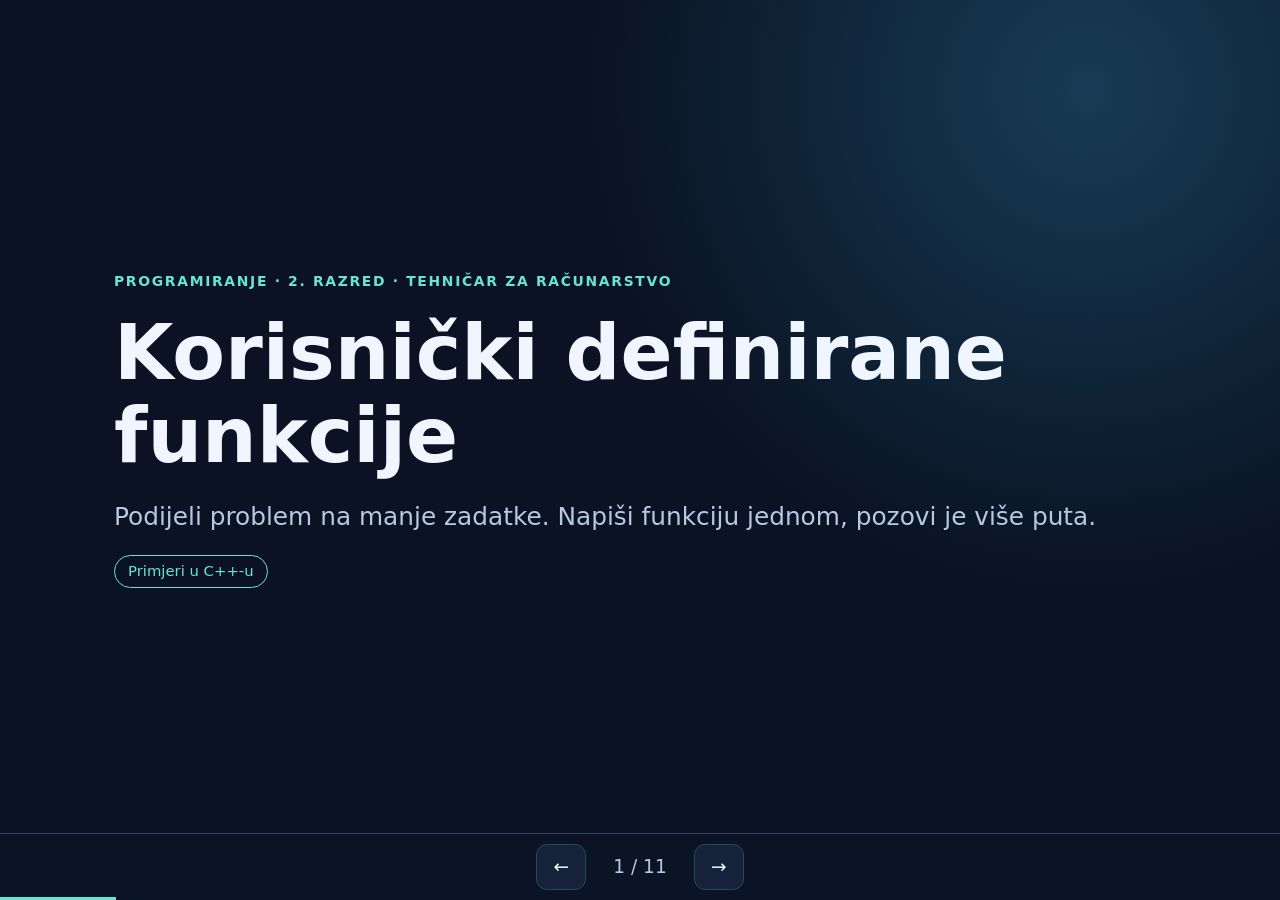
<file: korisnicki-definirane-funkcije.html>
<!doctype html>
<html lang="hr">

<head>
    <meta charset="utf-8">
    <meta name="viewport" content="width=device-width,initial-scale=1">
    <title>Korisnički definirane funkcije — Programiranje, 2. razred</title>
    <style>
        :root {
            color-scheme: dark;
            --bg: #0a1223;
            --panel: #14223a;
            --ink: #f0f6ff;
            --muted: #b6c9e3;
            --accent: #68e5d1;
            --warm: #ffd17d;
            --border: #31435f
        }

        * {
            box-sizing: border-box
        }

        body {
            margin: 0;
            background: radial-gradient(circle at 85% 10%, #173c55, transparent 37%), var(--bg);
            color: var(--ink);
            font: clamp(16px, 1.45vw, 20px)/1.5 system-ui, Segoe UI, sans-serif
        }

        button {
            font: inherit;
            cursor: pointer
        }

        main {
            max-width: 1180px;
            margin: auto
        }

        .slide {
            display: none;
            min-height: 100dvh;
            padding: clamp(28px, 5vw, 70px) clamp(22px, 5vw, 65px) 105px;
            align-content: center
        }

        .slide.active {
            display: grid;
            gap: 20px
        }

        .eyebrow {
            color: var(--accent);
            font-weight: 750;
            letter-spacing: .12em;
            text-transform: uppercase;
            font-size: .75em
        }

        h1,
        h2,
        h3,
        p {
            margin: 0
        }

        h1 {
            font-size: clamp(2.7rem, 6vw, 5.8rem);
            line-height: 1.08
        }

        h2 {
            font-size: clamp(2rem, 4vw, 3.6rem);
            line-height: 1.14
        }

        h3 {
            font-size: 1.2em;
            color: var(--accent)
        }

        p,
        li {
            max-width: 75ch
        }

        ul,
        ol {
            margin: 0;
            padding-left: 1.35em
        }

        li+li {
            margin-top: .48em
        }

        .lead {
            font-size: clamp(1.2rem, 2vw, 1.55rem);
            color: var(--muted)
        }

        .grid {
            display: grid;
            grid-template-columns: repeat(2, minmax(0, 1fr));
            gap: 18px
        }

        .card {
            background: rgba(20, 34, 58, .9);
            border: 1px solid var(--border);
            border-radius: 18px;
            padding: 22px
        }

        .card p+p {
            margin-top: 12px
        }

        .tag {
            display: inline-block;
            border: 1px solid var(--accent);
            border-radius: 100px;
            padding: 4px 13px;
            color: var(--accent);
            font-size: .8em
        }

        code,
        pre {
            font-family: ui-monospace, SFMono-Regular, Consolas, monospace
        }

        code {
            color: var(--warm)
        }

        pre {
            background: #08101e;
            border: 1px solid var(--border);
            border-radius: 16px;
            padding: 18px 22px;
            overflow: auto;
            font-size: clamp(.79rem, 1.35vw, 1.06rem);
            line-height: 1.55;
            margin: 0;
            tab-size: 4
        }

        pre code {
            color: #e7f0ff
        }

        .note {
            border-left: 4px solid var(--warm);
            background: #352c29;
            padding: 13px 18px;
            border-radius: 0 12px 12px 0
        }

        .controls {
            position: fixed;
            bottom: 0;
            left: 0;
            right: 0;
            background: #0b1525ed;
            border-top: 1px solid var(--border);
            display: flex;
            justify-content: center;
            align-items: center;
            gap: 14px;
            padding: 10px;
            z-index: 5
        }

        .controls button,
        .solution-btn {
            border: 1px solid var(--border);
            background: var(--panel);
            color: var(--ink);
            border-radius: 11px;
            padding: 8px 16px
        }

        .controls button:hover,
        .solution-btn:hover {
            border-color: var(--accent)
        }

        button:focus-visible {
            outline: 3px solid var(--accent);
            outline-offset: 2px
        }

        .counter {
            min-width: 80px;
            text-align: center;
            color: var(--muted)
        }

        .progress {
            height: 3px;
            background: var(--accent);
            position: fixed;
            bottom: 0;
            left: 0;
            z-index: 6;
            transition: width .2s
        }

        .solution[hidden] {
            display: none
        }

        .solution {
            margin-top: 12px
        }

        .small {
            font-size: .88em;
            color: var(--muted)
        }

        @media(max-width:720px) {
            .grid {
                grid-template-columns: 1fr
            }

            .slide {
                align-content: start;
                min-height: 100dvh;
                padding-top: 40px
            }

            pre {
                white-space: pre;
                max-width: calc(100vw - 44px)
            }

            .card {
                padding: 17px
            }
        }

        @media print {
            body {
                background: white;
                color: #111
            }

            .slide,
            .slide.active {
                display: block;
                min-height: 0;
                break-after: page;
                padding: 28px
            }

            .card,
            pre,
            .note {
                background: #f5f7fa;
                color: #111;
                border-color: #bbb
            }

            pre code,
            code,
            h3,
            .eyebrow {
                color: #145566
            }

            .controls,
            .progress,
            .solution-btn {
                display: none
            }

            .solution[hidden] {
                display: block
            }
        }
    </style>
</head>

<body>
    <main id="deck">
        <section class="slide active" aria-label="Naslov"><span class="eyebrow">Programiranje · 2. razred · tehničar za
                računarstvo</span>
            <h1>Korisnički definirane funkcije</h1>
            <p class="lead">Podijeli problem na manje zadatke. Napiši funkciju jednom, pozovi je više puta.</p>
            <p><span class="tag">Primjeri u C++-u</span></p>
        </section>
        <section class="slide"><span class="eyebrow">01 · Ishodi</span>
            <h2>Što ćemo naučiti?</h2>
            <div class="grid">
                <div class="card">
                    <ul>
                        <li>Objasniti zašto program dijelimo na funkcije.</li>
                        <li>Prepoznati gotove i napisati vlastite funkcije.</li>
                        <li>Odabrati naziv, parametre i povratni tip.</li>
                    </ul>
                </div>
                <div class="card">
                    <ul>
                        <li>Razlikovati deklaraciju od definicije.</li>
                        <li>Pozvati funkciju s ispravnim argumentima.</li>
                        <li>Razlikovati povratnu vrijednost od radnje tipa <code>void</code>.</li>
                    </ul>
                </div>
        </section>
        <section class="slide"><span class="eyebrow">02 · Osnovna ideja</span>
            <h2>Što je funkcija?</h2>
            <p class="lead">Funkcija je imenovani dio programa koji obavlja određeni zadatak; može primiti podatke i
                vratiti rezultat.</p>
            <div class="grid">
                <div class="card">
                    <h3>Zašto je koristimo?</h3>
                    <ul>
                        <li>Manje ponavljanja istog koda.</li>
                        <li>Jednostavnije čitanje i testiranje.</li>
                        <li>Složen problem postaje niz manjih zadataka.</li>
                    </ul>
                </div>
                <div class="card">
                    <h3>Jednostavan prikaz</h3>
                    <pre><code>argumenti → funkcija → rezultat
  3, 4   →  zbroji  →   7</code></pre>
                    <p class="small">I funkcija <code>main()</code> funkcija je programa.</p>
                </div>
            </div>
        </section>
        <section class="slide"><span class="eyebrow">03 · Gotove funkcije</span>
            <h2>Prije vlastite: gotova funkcija</h2>
            <div class="grid">
                <div class="card">
                    <pre><code>#include &lt;iostream&gt;
#include &lt;cmath&gt;
using namespace std;

int main() {
    double x = 25.0;
    cout &lt;&lt; sqrt(x) &lt;&lt; '\n'; // 5
    return 0;
}</code></pre>
                </div>
                <div class="card">
                    <p><code>sqrt(x)</code> je unaprijed definirana funkcija iz zaglavlja <code>&lt;cmath&gt;</code>.
                        Dobiva argument <code>x</code> i vraća njegov kvadratni korijen.</p>
                    <p class="note">Pitanje: koju vrijednost ispisuje <code>sqrt(81.0)</code>? Odgovor: <code>9</code>.
                    </p>
                </div>
            </div>
        </section>
        <section class="slide"><span class="eyebrow">04 · Sastavni dijelovi</span>
            <h2>Potpis, parametri, rezultat</h2>
            <pre><code>int zbroji(int a, int b) {
    return a + b;
}</code></pre>
            <div class="grid">
                <div class="card">
                    <p><code>int</code> = tip povratne vrijednosti; <code>zbroji</code> = naziv;
                        <code>int a, int b</code> = parametri.
                    </p>
                </div>
                <div class="card">
                    <p><code>return a + b;</code> vraća izračunani rezultat i završava izvršavanje funkcije.</p>
                </div>
            </div>
            <p class="small">Naziv neka govori što funkcija radi; tipovi argumenata moraju odgovarati parametrima.</p>
        </section>
        <section class="slide"><span class="eyebrow">05 · Deklaracija i definicija</span>
            <h2>Najava ≠ izvedba</h2>
            <div class="grid">
                <div class="card">
                    <h3>Deklaracija (prototip)</h3>
                    <pre><code>int zbroji(int a, int b);</code></pre>
                    <p>Najavljuje naziv, povratni tip i parametre. Završava točkom sa zarezom.</p>
                </div>
                <div class="card">
                    <h3>Definicija</h3>
                    <pre><code>int zbroji(int a, int b) {
    return a + b;
}</code></pre>
                    <p>Sadrži tijelo funkcije: naredbe koje se izvršavaju.</p>
                </div>
            </div>
            <p class="note">Ako je definicija prije poziva, zasebna deklaracija u jednostavnom primjeru nije potrebna.
                Ako je definicija poslije <code>main()</code>, deklariraj funkciju prije poziva.</p>
        </section>
        <section class="slide"><span class="eyebrow">06 · Pozivanje</span>
            <h2>Parametar nije argument</h2>
            <pre><code>#include &lt;iostream&gt;
using namespace std;

int zbroji(int a, int b); // deklaracija

int main() {
    int prvi = 3, drugi = 4;
    int rezultat = zbroji(prvi, drugi); // poziv
    cout &lt;&lt; rezultat &lt;&lt; '\n';         // 7
    return 0;
}

int zbroji(int a, int b) { // definicija
    return a + b;
}</code></pre>
            <p><code>a</code> i <code>b</code> su parametri u definiciji; <code>prvi</code> i <code>drugi</code>
                argumenti pri pozivu. Vrijednosti se ovdje predaju po vrijednosti.</p>
        </section>
        <section class="slide"><span class="eyebrow">07 · Dvije vrste</span>
            <h2>Vraća vrijednost ili obavlja radnju?</h2>
            <div class="grid">
                <div class="card">
                    <h3>Vraća vrijednost</h3>
                    <pre><code>int kvadrat(int broj) {
    return broj * broj;
}

int x = kvadrat(5); // x = 25</code></pre>
                    <p>Rezultat možemo spremiti ili dalje računati.</p>
                </div>
                <div class="card">
                    <h3>Bez povratne vrijednosti</h3>
                    <pre><code>void ispisiPozdrav() {
    cout &lt;&lt; "Pozdrav!\n";
}

ispisiPozdrav();</code></pre>
                    <p><code>void</code> označava da funkcija ne vraća vrijednost. Poziv izvršava radnju.</p>
                </div>
            </div>
        </section>
        <section class="slide"><span class="eyebrow">08 · Razdvajanje zadatka</span>
            <h2>Jedan problem, više funkcija</h2>
            <p class="lead">Zadatak: izračunaj cijenu nakon popusta i ispiši račun.</p>
            <div class="grid">
                <div class="card">
                    <h3>Podjela rada</h3>
                    <ol>
                        <li><code>izracunajPopust(cijena, postotak)</code> vraća iznos popusta.</li>
                        <li><code>konacnaCijena(cijena, postotak)</code> poziva prvu funkciju i vraća novi iznos.</li>
                        <li><code>ispisiRacun(...)</code> ispisuje rezultat bez vraćanja vrijednosti.</li>
                    </ol>
                </div>
                <div class="card">
                    <h3>Tok programa</h3>
                    <pre><code>main()
  ├─ konacnaCijena(80, 25)
  │    └─ izracunajPopust(80, 25)
  └─ ispisiRacun(80, 25, 60)</code></pre>
                    <p class="small">Očekivano: popust 20, konačna cijena 60.</p>
                </div>
            </div>
        </section>
        <section class="slide"><span class="eyebrow">09 · Vježba</span>
            <h2>Napiši program: popust</h2>
            <div class="card">
                <ol>
                    <li>Učitaj početnu cijenu i postotak popusta.</li>
                    <li>Napiši deklaracije funkcija prije <code>main()</code>, a definicije poslije nje.</li>
                    <li>Funkcija <code>izracunajPopust</code> vraća iznos popusta.</li>
                    <li>Funkcija <code>konacnaCijena</code> poziva <code>izracunajPopust</code> i vraća konačnu cijenu.
                    </li>
                    <li>Funkcija <code>ispisiRacun</code> tipa <code>void</code> ispisuje podatke.</li>
                </ol>
            </div>
            <p class="note">Provjeri za cijenu 80 i popust 25% → konačna cijena 60. Pretpostavi nenegativnu cijenu i
                postotak od 0 do 100.</p><button class="solution-btn" id="toggle" aria-expanded="false"
                aria-controls="solution">Prikaži primjer rješenja</button>
            <div id="solution" class="solution" hidden>
                <pre><code>#include &lt;iostream&gt;
#include &lt;iomanip&gt;
using namespace std;

double izracunajPopust(double cijena, double postotak);
double konacnaCijena(double cijena, double postotak);
void ispisiRacun(double cijena, double postotak, double ukupno);

int main() {
    double cijena, postotak;
    cout &lt;&lt; "Cijena i popust (%): ";
    if (!(cin &gt;&gt; cijena &gt;&gt; postotak) || cijena &lt; 0 ||
        postotak &lt; 0 || postotak &gt; 100) {
        cout &lt;&lt; "Neispravan unos.\n";
        return 1;
    }
    double ukupno = konacnaCijena(cijena, postotak);
    ispisiRacun(cijena, postotak, ukupno);
    return 0;
}

double izracunajPopust(double cijena, double postotak) {
    return cijena * postotak / 100.0;
}

double konacnaCijena(double cijena, double postotak) {
    return cijena - izracunajPopust(cijena, postotak);
}

void ispisiRacun(double cijena, double postotak, double ukupno) {
    cout &lt;&lt; fixed &lt;&lt; setprecision(2);
    cout &lt;&lt; "Pocetna cijena: " &lt;&lt; cijena &lt;&lt; '\n';
    cout &lt;&lt; "Popust (%): " &lt;&lt; postotak &lt;&lt; '\n';
    cout &lt;&lt; "Konacna cijena: " &lt;&lt; ukupno &lt;&lt; '\n';
}</code></pre>
            </div>
        </section>
        <section class="slide"><span class="eyebrow">10 · Provjera znanja</span>
            <h2>Možeš li objasniti?</h2>
            <div class="card">
                <ol>
                    <li>Što razlikuje deklaraciju od definicije funkcije?</li>
                    <li>Koji su argumenti u pozivu <code>zbroji(3, 4)</code>?</li>
                    <li>Zašto <code>void</code> funkciju ne možeš spremiti u varijablu tipa <code>int</code>?</li>
                    <li>Koju funkciju u vježbi poziva <code>konacnaCijena</code>?</li>
                    <li>Kako bi provjerio rezultat za popust od 0% i 100%?</li>
                </ol>
            </div>
            <p class="lead">Izazov: dodaj funkciju <code>bool valjanPopust(double postotak)</code> i njome provjeri
                unos.</p>
        </section>
    </main>
    <nav class="controls" aria-label="Navigacija prezentacijom"><button id="prev"
            aria-label="Prethodni slajd">←</button><span class="counter" id="counter" aria-live="polite"></span><button
            id="next" aria-label="Sljedeći slajd">→</button></nav>
    <div class="progress" id="progress"></div>
    <script>
        const slides = [...document.querySelectorAll('.slide')]; let index = 0; const counter = document.getElementById('counter'); function show(n) { index = Math.max(0, Math.min(slides.length - 1, n)); slides.forEach((s, i) => { s.classList.toggle('active', i === index); s.setAttribute('aria-hidden', i !== index) }); counter.textContent = `${index + 1} / ${slides.length}`; document.getElementById('progress').style.width = `${(index + 1) / slides.length * 100}%`; document.getElementById('prev').disabled = index === 0; document.getElementById('next').disabled = index === slides.length - 1; window.scrollTo(0, 0) } document.getElementById('prev').onclick = () => show(index - 1); document.getElementById('next').onclick = () => show(index + 1); document.addEventListener('keydown', e => { if (['ArrowRight', 'PageDown'].includes(e.key)) { e.preventDefault(); show(index + 1) } if (['ArrowLeft', 'PageUp'].includes(e.key)) { e.preventDefault(); show(index - 1) } }); document.getElementById('toggle').onclick = function () { const panel = document.getElementById('solution'); panel.hidden = !panel.hidden; this.setAttribute('aria-expanded', String(!panel.hidden)); this.textContent = panel.hidden ? 'Prikaži primjer rješenja' : 'Sakrij primjer rješenja' }; show(0);
    </script>
</body>

</html>
</file>
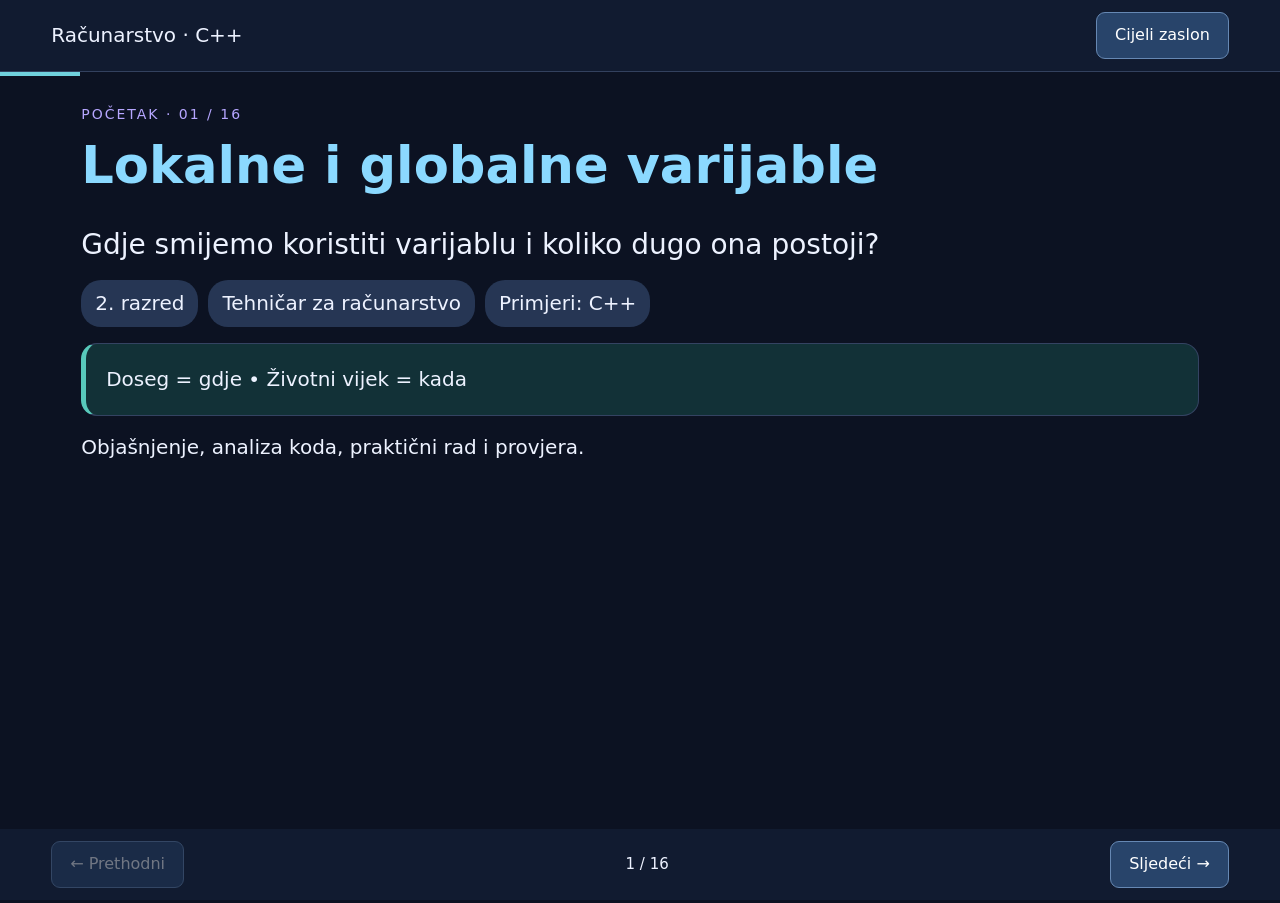
<file: lokalne-globalne.html>
<!DOCTYPE html>
<html lang="hr">

<head>
    <meta charset="utf-8">
    <meta name="viewport" content="width=device-width,initial-scale=1">
    <title>Lokalne i globalne varijable — 2. razred</title>
    <style>
        * {
            box-sizing: border-box
        }

        body {
            margin: 0;
            background: #0c1222;
            color: #edf2ff;
            font: 20px/1.55 system-ui, sans-serif
        }

        header,
        footer {
            padding: 12px 4vw;
            background: #111b30;
            display: flex;
            gap: 16px;
            align-items: center;
            justify-content: space-between
        }

        header {
            border-bottom: 1px solid #33415e
        }

        main {
            max-width: 1220px;
            margin: auto;
            padding: 28px 4vw 40px;
            min-height: 84vh;
        }

        .slide {
            display: none
        }

        .slide.active {
            display: block
        }

        h1 {
            font-size: clamp(32px, 4vw, 56px);
            line-height: 1.12;
            margin: 12px 0 28px;
            color: #8bd9ff
        }

        h3 {
            margin: 0 0 12px;
            color: #b6a6ff
        }

        p {
            margin: 14px 0
        }

        .lead {
            font-size: 28px
        }

        .eyebrow {
            color: #b6a6ff;
            text-transform: uppercase;
            font-size: 14px;
            letter-spacing: 2px
        }

        .grid {
            display: grid;
            grid-template-columns: 1fr 1fr;
            gap: 18px
        }

        .card,
        .callout,
        .warn,
        details,
        fieldset {
            border: 1px solid #344362;
            border-radius: 16px;
            padding: 20px;
            background: #162139;
            margin: 16px 0
        }

        .card {
            margin: 0
        }

        .callout {
            border-left: 5px solid #58c9bb;
            background: #123137
        }

        .warn {
            border-left: 5px solid #c9c358;
            background: #353712
        }

        .tags {
            display: flex;
            flex-wrap: wrap;
            gap: 10px
        }

        .tags span {
            padding: 8px 14px;
            background: #263654;
            border-radius: 20px
        }

        pre {
            background: #080e19;
            border: 1px solid #30405c;
            border-radius: 12px;
            padding: 20px;
            overflow: auto;
            font: 18px/1.5 Consolas, monospace;
            tab-size: 4;
            color: #b8efd4
        }

        li {
            margin: 12px 0
        }

        .note {
            font-size: 16px;
            color: #b8c4da
        }

        table {
            width: 100%;
            border-collapse: collapse;
            font-size: 18px
        }

        th,
        td {
            text-align: left;
            border: 1px solid #3d4c68;
            padding: 14px
        }

        th {
            background: #243753
        }

        button {
            background: #28446a;
            color: white;
            border: 1px solid #6688b3;
            padding: 10px 18px;
            border-radius: 9px;
            font: inherit;
            font-size: 16px;
            cursor: pointer
        }

        button:hover {
            background: #39608d
        }

        button:disabled {
            opacity: .4;
            cursor: default
        }

        a {
            color: #8bd9ff
        }

        summary {
            cursor: pointer;
            color: #8bd9ff
        }

        label {
            display: block;
            margin: 8px 0;
            cursor: pointer
        }

        input {
            accent-color: #7ed9ff
        }

        .feedback {
            font-size: 17px
        }

        .ok {
            color: #8fe0b6
        }

        .bad {
            color: #ffb5b5
        }

        #bar {
            height: 4px;
            background: #70d1dd;
            width: 0;
            transition: width .2s
        }

        footer {
            position: sticky;
            bottom: 0;
            font-size: 15px
        }

        .hint {
            font-size: 14px;
            color: #b8c4da
        }

        @media(max-width:760px) {
            body {
                font-size: 17px
            }

            .grid {
                grid-template-columns: 1fr
            }

            pre {
                font-size: 14px
            }

            table {
                font-size: 13px
            }

            td,
            th {
                padding: 8px
            }

            .hint {
                display: none
            }

            header {
                flex-wrap: wrap
            }

            main {
                padding: 22px 5vw
            }

            footer {
                gap: 8px
            }

            button {
                padding: 10px
            }
        }

        @media print {
            body {
                background: white;
                color: black;
                font-size: 12pt
            }

            header,
            footer,
            #bar {
                display: none
            }

            .slide {
                display: block !important;
                break-after: page
            }

            main {
                padding: 0;
                max-width: none
            }

            h1,
            h3,
            .eyebrow {
                color: #17365d
            }

            pre,
            .card,
            .callout,
            .warn,
            details,
            fieldset {
                background: #f3f5f7;
                color: black;
                border-color: #aaa
            }

            pre {
                font-size: 10pt;
                white-space: pre-wrap
            }

            details>* {
                display: block
            }

            a {
                color: #17365d
            }

            table {
                font-size: 10pt
            }
        }
    </style>
</head>

<body>
    <header><span>Računarstvo · C++</span>
        <button onclick="fullscreen()">Cijeli zaslon</button>
    </header>
    <div id="bar"></div>
    <main>
        <section class="slide active" aria-label="Slajd 1">
            <div class="eyebrow">Početak · 01 / 16</div>
            <h1>Lokalne i globalne varijable</h1>
            <p class="lead">Gdje smijemo koristiti varijablu i koliko dugo ona postoji?</p>
            <div class="tags"><span>2. razred</span><span>Tehničar za računarstvo</span><span>Primjeri: C++</span></div>
            <div class="callout">Doseg = gdje • Životni vijek = kada</div>
            <p>Objašnjenje, analiza koda, praktični rad i provjera.</p>
        </section>
        <section class="slide " aria-label="Slajd 2">
            <div class="eyebrow">Učenje · 02 / 16</div>
            <h1>Ishodi učenja</h1>
            <p>Nakon ove nastavne jedinice moći ćeš:</p>
            <ul>
                <li>Razlikovati lokalne i globalne varijable te objasniti njihov doseg i životni vijek u programu.</li>
                <li>Pravilno koristiti lokalne varijable radi povećanja čitljivosti i sigurnosti programskog koda.</li>
                <li>Predvidjeti ispis jednostavnog programa i prepoznati uporabu varijable izvan dosega.</li>
            </ul>
            <div class="callout">Predznanje: deklaracija, inicijalizacija, funkcije i blokovi { }.</div>
        </section>
        <section class="slide " aria-label="Slajd 3">
            <div class="eyebrow">Učenje · 03 / 16</div>
            <h1>Dva različita pitanja</h1>
            <div class="grid">
                <div class="card">
                    <h3>Doseg (scope)</h3>
                    <p>Dio izvornog koda u kojem se određeno ime varijable može koristiti.</p>
                    <p>Pitanje: <em>Gdje mogu napisati ovo ime?</em></p>
                </div>
                <div class="card">
                    <h3>Životni vijek (lifetime)</h3>
                    <p>Razdoblje izvođenja tijekom kojeg objekt varijable postoji.</p>
                    <p>Pitanje: <em>Kada varijabla postoji?</em></p>
                </div>
            </div>
            <div class="callout">Doseg i životni vijek nisu isto. Lokalni doseg ne znači uvijek kratak životni vijek.
            </div>
        </section>
        <section class="slide " aria-label="Slajd 4">
            <div class="eyebrow">Učenje · 04 / 16</div>
            <h1>Lokalna varijabla</h1>
            <pre><code>#include &lt;iostream&gt;
void prikaziBodove() {
    int bodovi = 18; // lokalna varijabla
    std::cout &lt;&lt; bodovi &lt;&lt; &#x27;\n&#x27;;
}
int main() {
    prikaziBodove();
    // std::cout &lt;&lt; bodovi; // pogreška: izvan dosega
}</code></pre>
            <ul>
                <li>Deklarirana je unutar funkcije ili drugog bloka.</li>
                <li>U ovom primjeru ime je dostupno od deklaracije do kraja funkcijskog bloka.</li>
                <li>Obična lokalna varijabla nastaje pri izvršavanju deklaracije, životni vijek završava izlaskom iz
                    bloka.</li>
            </ul>
        </section>
        <section class="slide " aria-label="Slajd 5">
            <div class="eyebrow">Učenje · 05 / 16</div>
            <h1>Blok unutar bloka</h1>
            <pre><code>int main() {
    int broj = 5;
    if (broj &gt; 0) {
        int dvostruko = broj * 2;
        std::cout &lt;&lt; dvostruko; // 10
    }
    std::cout &lt;&lt; broj; // 5
    // std::cout &lt;&lt; dvostruko; // pogreška
}</code></pre>
            <div class="callout">Unutarnji blok može koristiti varijable iz vanjskog bloka. Ako deklarira vlastitu
                varijablu istog imena, ona skriva vanjsku varijablu — to nazivamo zasjenjivanje (shadowing). Varijable
                deklarirane u unutarnjem bloku nisu dostupne izvan tog bloka.</div>
            <p>U ovom i kraćim primjerima pretpostavljamo uključen &lt;iostream&gt;.</p>
        </section>
        <section class="slide " aria-label="Slajd 6">
            <div class="eyebrow">Učenje · 06 / 16</div>
            <h1>Svaki poziv, nova varijabla</h1>
            <pre><code>void broji() {
    int brojac = 0;
    brojac++;
    std::cout &lt;&lt; brojac &lt;&lt; &quot; &quot;;
}
int main() {
    broji();
    broji();
    broji();
}</code></pre>
            <details>
                <summary>Predvidi ispis pa otvori odgovor</summary>
                <p>Ispis: <strong>1 1 1</strong>. Svaki poziv stvara novu običnu lokalnu varijablu i inicijalizira je na
                    0. Prethodna je prestala postojati.</p>
            </details>
        </section>
        <section class="slide " aria-label="Slajd 7">
            <div class="eyebrow">Učenje · 07 / 16</div>
            <h1>Globalna varijabla</h1>
            <pre><code>int ukupno = 0; // izvan svih funkcija
void dodajBodove() {
    ukupno += 5;
}
int main() {
    dodajBodove();
    dodajBodove();
    std::cout &lt;&lt; ukupno; // 10
}</code></pre>
            <ul>
                <li>U primjeru je deklarirana u globalnom prostoru imena.</li>
                <li>Funkcije nakon deklaracije mogu koristiti njezino ime ako nije zasjenjena (shadowing).</li>
                <li>Ova globalna varijabla tipa int postoji tijekom izvođenja programa.</li>
            </ul>
            <p class="note">„Globalna” ne znači automatski vidljiva u svakoj datoteci: za više izvornih datoteka
                potrebne su odgovarajuće deklaracije i pravila povezivanja.</p>
        </section>
        <section class="slide " aria-label="Slajd 8">
            <div class="eyebrow">Učenje · 08 / 16</div>
            <h1>Lokalna ili globalna?</h1>
            <table>
                <thead>
                    <tr>
                        <th>Svojstvo</th>
                        <th>Obična lokalna</th>
                        <th>Globalna u primjerima</th>
                    </tr>
                </thead>
                <tbody>
                    <tr>
                        <td>Mjesto deklaracije</td>
                        <td>Unutar bloka</td>
                        <td>Izvan funkcija, u globalnom prostoru imena</td>
                    </tr>
                    <tr>
                        <td>Doseg imena</td>
                        <td>Od deklaracije do kraja bloka, uz pravila zasjenjivanja (shadowing)</td>
                        <td>Nakon deklaracije, uz pravila vidljivosti</td>
                    </tr>
                    <tr>
                        <td>Životni vijek</td>
                        <td>Od inicijalizacije do izlaska iz bloka</td>
                        <td>Tijekom izvođenja programa za prikazane int varijable</td>
                    </tr>
                    <tr>
                        <td>Novi poziv funkcije</td>
                        <td>Nova varijabla</td>
                        <td>Ista zajednička varijabla</td>
                    </tr>
                    <tr>
                        <td>Tipična namjena</td>
                        <td>Privremeni izračuni</td>
                        <td>Zajedničko stanje, samo kada je opravdano</td>
                    </tr>
                </tbody>
            </table>
        </section>
        <section class="slide " aria-label="Slajd 9">
            <div class="eyebrow">Učenje · 09 / 16</div>
            <h1>Isto ime, različite varijable</h1>
            <pre><code>int bodovi = 10;
int main() {
    int bodovi = 3;
    std::cout &lt;&lt; bodovi &lt;&lt; &quot; &quot;;
    std::cout &lt;&lt; ::bodovi;
}</code></pre>
            <details>
                <summary>Koji je ispis?</summary>
                <p>Ispis je <strong>3 10</strong>. Lokalno ime zasjenjuje globalno. Operator :: ovdje izričito odabire
                    globalno ime.</p>
            </details>
            <div class="callout">Za čitljiviji kod izbjegavaj nepotrebno ponavljanje istih imena u ugniježđenim
                dosezima.</div>
        </section>
        <section class="slide " aria-label="Slajd 10">
            <div class="eyebrow">Za znatiželjne · 10 / 16</div>
            <h1>Iznimka: lokalna static varijabla</h1>
            <pre><code>void broji() {
    static int brojac = 0;
    brojac++;
    std::cout &lt;&lt; brojac &lt;&lt; &quot; &quot;;
}
// Tri poziva funkcije broji() ispisuju: 1 2 3</code></pre>
            <ul>
                <li>Doseg imena ostaje lokalni: brojac nije dostupan izvan funkcije.</li>
                <li>Varijabla zadržava vrijednost između poziva.</li>
                <li>Za ovaj int primjer životni vijek traje od inicijalizacije do završetka programa.</li>
            </ul>
            <div class="callout">Dodatak: lokalno / globalno opisuje doseg, a automatsko / statičko opisuje trajanje pohrane.
            </div>
        </section>
        <section class="slide " aria-label="Slajd 11">
            <div class="eyebrow">Učenje · 11 / 16</div>
            <h1>Zašto dati prednost lokalnim?</h1>
            <div class="grid">
                <div class="card">
                    <h3>Čitljivost</h3>
                    <p>Deklaracija je blizu mjesta uporabe. Lakše pratimo odakle vrijednost dolazi.</p>
                </div>
                <div class="card">
                    <h3>Manje neželjenih promjena</h3>
                    <p>Funkcija izvan dosega ne može izravno pristupiti toj varijabli po imenu.</p>
                </div>
                <div class="card">
                    <h3>Lakše testiranje</h3>
                    <p>Ulaz preko parametara i izlaz preko povratne vrijednosti smanjuju ovisnost o zajedničkom stanju.
                    </p>
                </div>
                <div class="card">
                    <h3>Praktična pravila</h3>
                    <p>Inicijaliziraj varijablu, koristi smisleno ime i deklariraj je u najmanjem potrebnom dosegu.</p>
                </div>
            </div>
            <p class="note">Sigurnost ovdje znači manje programskih pogrešaka, ne potpunu zaštitu programa.</p>
        </section>
        <section class="slide " aria-label="Slajd 12">
            <div class="eyebrow">Učenje · 12 / 16</div>
            <h1>Popravi ovisnost o globalnim</h1>
            <div class="grid">
                <div class="card">
                    <h3>Prije: skrivena ovisnost</h3>
                    <pre><code>int a = 4;
int b = 7;
int rezultat = 0;
void zbroji() {
    rezultat = a + b;
}</code></pre>
                </div>
                <div class="card">
                    <h3>Poslije: jasan ulaz i izlaz</h3>
                    <pre><code>int zbroji(int a, int b) {
    int rezultat = a + b;
    return rezultat;
}
int main() {
    int zbroj = zbroji(4, 7);
    std::cout &lt;&lt; zbroj; // 11
}</code></pre>
                </div>
            </div>
            <p>Parametri a i b lokalni su funkciji. Rezultat vraćamo pozivatelju umjesto promjene globalnog stanja.</p>
        </section>
        <section class="slide " aria-label="Slajd 13">
            <div class="eyebrow">Vježba · 13 / 16</div>
            <h1>Praktični zadatak</h1>
            <p>Napiši program za izračun prosjeka dviju ocjena.</p>
            <ol>
                <li>U main() deklariraj i učitaj dvije lokalne varijable tipa int.</li>
                <li>Napiši funkciju double prosjek(int prva, int druga).</li>
                <li>U funkciji koristi lokalnu varijablu rezultat i vrati je s return.</li>
                <li>Ispiši povratnu vrijednost. Ne koristi globalne varijable.</li>
                <li>Testiraj ocjene 3 i 4: očekivani rezultat je 3.5.</li>
            </ol>
            <details>
                <summary>Prikaži jedno moguće rješenje</summary>
                <pre><code>double prosjek(int prva, int druga) {
    double rezultat = (prva + druga) / 2.0;
    return rezultat;
}
int main() {
    int prvaOcjena = 0;
    int drugaOcjena = 0;
    std::cin &gt;&gt; prvaOcjena &gt;&gt; drugaOcjena;
    std::cout &lt;&lt; prosjek(prvaOcjena, drugaOcjena);
}</code></pre>
                <p>Pretpostavljamo ispravan unos ocjena od 1 do 5. Dijeljenje s 2.0 daje realni rezultat.</p>
            </details>
        </section>
        <section class="slide " aria-label="Slajd 14">
            <div class="eyebrow">Provjera · 14 / 16</div>
            <h1>Pronađi pogrešku</h1>
            <pre><code>void pripremi() {
    int temperatura = 22;
}
int main() {
    pripremi();
    std::cout &lt;&lt; temperatura;
}</code></pre>
            <details>
                <summary>Objašnjenje i popravak</summary>
                <p>Ime temperatura nije u dosegu funkcije main(). Program se ne može prevesti. Funkcija može vratiti
                    vrijednost, a main() je spremiti u vlastitu lokalnu varijablu.</p>
                <pre><code>int pripremi() {
    int temperatura = 22;
    return temperatura;
}
int main() {
    int temperatura = pripremi();
    std::cout &lt;&lt; temperatura;
}</code></pre>
            </details>
        </section>
        <section class="slide " aria-label="Slajd 15">
            <div class="eyebrow">Kviz · 15 / 16</div>
            <h1>Provjeri svoje znanje</h1>
            <fieldset data-answer="1" data-explain="Doseg se odnosi na dostupnost imena u izvornom kodu.">
                <legend>1. Što opisuje doseg varijable?</legend><label><input type="radio" name="q0" value="0"> Vrijeme
                    izvođenja programa</label><label><input type="radio" name="q0" value="1"> Dio koda u kojem se ime
                    može koristiti</label><label><input type="radio" name="q0" value="2"> Veličinu varijable u
                    bajtovima</label>
                <p class="feedback" aria-live="polite"></p>
            </fieldset>
            <fieldset data-answer="0" data-explain="Obična lokalna varijabla ima automatsko trajanje pohrane.">
                <legend>2. Kada prestaje životni vijek obične lokalne varijable u prikazanim primjerima?</legend>
                <label><input type="radio" name="q1" value="0"> Izlaskom iz njezina bloka</label><label><input
                        type="radio" name="q1" value="1"> Tek gašenjem računala</label><label><input type="radio"
                        name="q1" value="2"> Nakon prvog ispisa</label>
                <p class="feedback" aria-live="polite"></p>
            </fieldset>
            <fieldset data-answer="2" data-explain="Svaki poziv inicijalizira novu lokalnu varijablu.">
                <legend>3. Tri poziva funkcije s int x = 0; ++x; ispisuju:</legend><label><input type="radio" name="q2"
                        value="0"> 1 2 3</label><label><input type="radio" name="q2" value="1"> 0 0
                    0</label><label><input type="radio" name="q2" value="2"> 1 1 1</label>
                <p class="feedback" aria-live="polite"></p>
            </fieldset>
            <fieldset data-answer="1" data-explain="Doseg i životni vijek različita su svojstva.">
                <legend>4. Koja tvrdnja vrijedi za lokalnu static varijablu?</legend><label><input type="radio"
                        name="q3" value="0"> Ima globalni doseg</label><label><input type="radio" name="q3" value="1">
                    Zadržava vrijednost između poziva, ali ima lokalni doseg</label><label><input type="radio" name="q3"
                        value="2"> Nestaje pri svakom izlasku iz funkcije</label>
                <p class="feedback" aria-live="polite"></p>
            </fieldset>
            <fieldset data-answer="1"
                data-explain="Povratna vrijednost jasno prikazuje izlaz funkcije bez nepotrebne promjene globalnog stanja.">
                <legend>5. Koji je prikladniji način prijenosa rezultata iz funkcije?</legend><label><input type="radio"
                        name="q4" value="0"> Uvijek globalna varijabla</label><label><input type="radio" name="q4"
                        value="1"> Povratna vrijednost funkcije</label><label><input type="radio" name="q4" value="2">
                    Varijabla bez inicijalizacije</label>
                <p class="feedback" aria-live="polite"></p>
            </fieldset><button onclick="grade()">Provjeri odgovore</button> <span id="score" aria-live="polite"></span>
        </section>
        <section class="slide " aria-label="Slajd 16">
            <div class="eyebrow">Završetak · 16 / 16</div>
            <h1>Izlazna kartica</h1>
            <ol>
                <li>Jednom rečenicom objasni razliku između dosega i životnog vijeka.</li>
                <li>Navedi po jedan primjer deklaracije lokalne i globalne varijable.</li>
                <li>Objasni kako uporaba lokalnih varijabli smanjuje mogućnost neželjenih promjena.</li>
            </ol>
            <div class="warn">Što ste u prikazanim primjerima mogli napraviti kako bi ste manje koda pisali?</div>
            <details>
                <summary>Izvori i napomene</summary>
                <p>Primjeri su u C++. Osnovno gradivo odnosi se na obične lokalne varijable, static je izdvojen kao
                    dodatak. Dok su nam funkcije ponavljanje prijašnjeg gradiva.</p>
                <ul>
                    <li><a target="_blank" href="https://www.w3schools.com/cpp/cpp_functions.asp">W3Schools: C++ Functions</a></li>
                    <li><a target="_blank" href="https://www.w3schools.com/cpp/cpp_scope.asp">W3Schools: C++ Variable Scope</a></li>
                </ul>
            </details>
        </section>
    </main>
    <footer><button id="prev" onclick="show(current-1)">← Prethodni</button><span id="counter"></span>
        <button id="next" onclick="show(current+1)">Sljedeći →</button>
    </footer>
    <script>let current = 0; const slides = [...document.querySelectorAll('.slide')]; function show(n) { current = Math.max(0, Math.min(slides.length - 1, n)); slides.forEach((s, i) => { s.classList.toggle('active', i === current); s.setAttribute('aria-hidden', i !== current) }); document.getElementById('counter').textContent = (current + 1) + ' / ' + slides.length; document.getElementById('bar').style.width = ((current + 1) / slides.length * 100) + '%'; document.getElementById('prev').disabled = current === 0; document.getElementById('next').disabled = current === slides.length - 1; window.scrollTo(0, 0) } document.addEventListener('keydown', e => { if (['INPUT', 'SELECT', 'TEXTAREA', 'BUTTON', 'SUMMARY'].includes(e.target.tagName)) return; if (e.key === 'ArrowRight') { e.preventDefault(); show(current + 1) } if (e.key === 'ArrowLeft') { e.preventDefault(); show(current - 1) } }); function grade() { let total = 0; document.querySelectorAll('fieldset').forEach(f => { let checked = f.querySelector('input:checked'), p = f.querySelector('.feedback'); let ok = checked && checked.value === f.dataset.answer; if (ok) total++; p.className = 'feedback ' + (ok ? 'ok' : 'bad'); p.textContent = (ok ? 'Točno. ' : checked ? 'Netočno. ' : 'Odgovor nije odabran. ') + f.dataset.explain }); document.getElementById('score').textContent = 'Rezultat: ' + total + ' / 5' } function fullscreen() { if (!document.fullscreenElement) { document.documentElement.requestFullscreen?.() } else { document.exitFullscreen?.() } } show(0);</script>
</body>

</html>
</file>
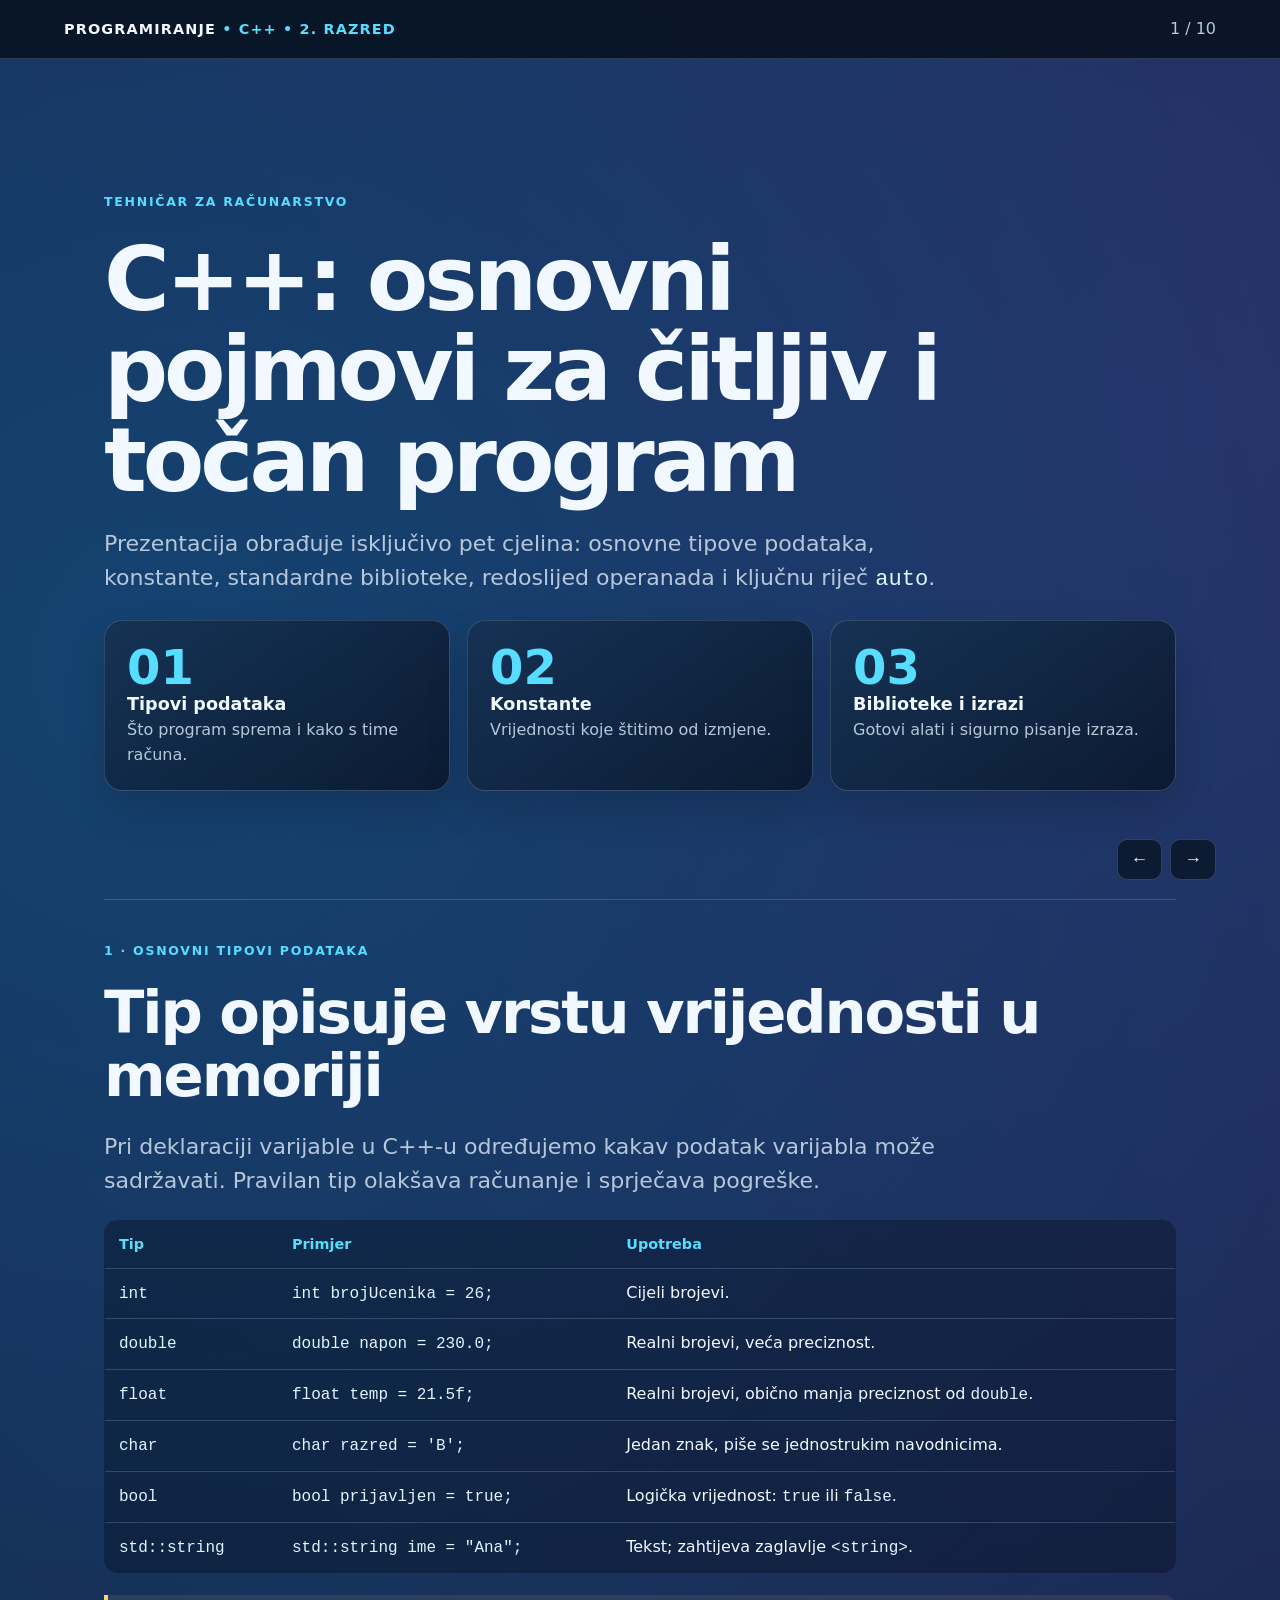
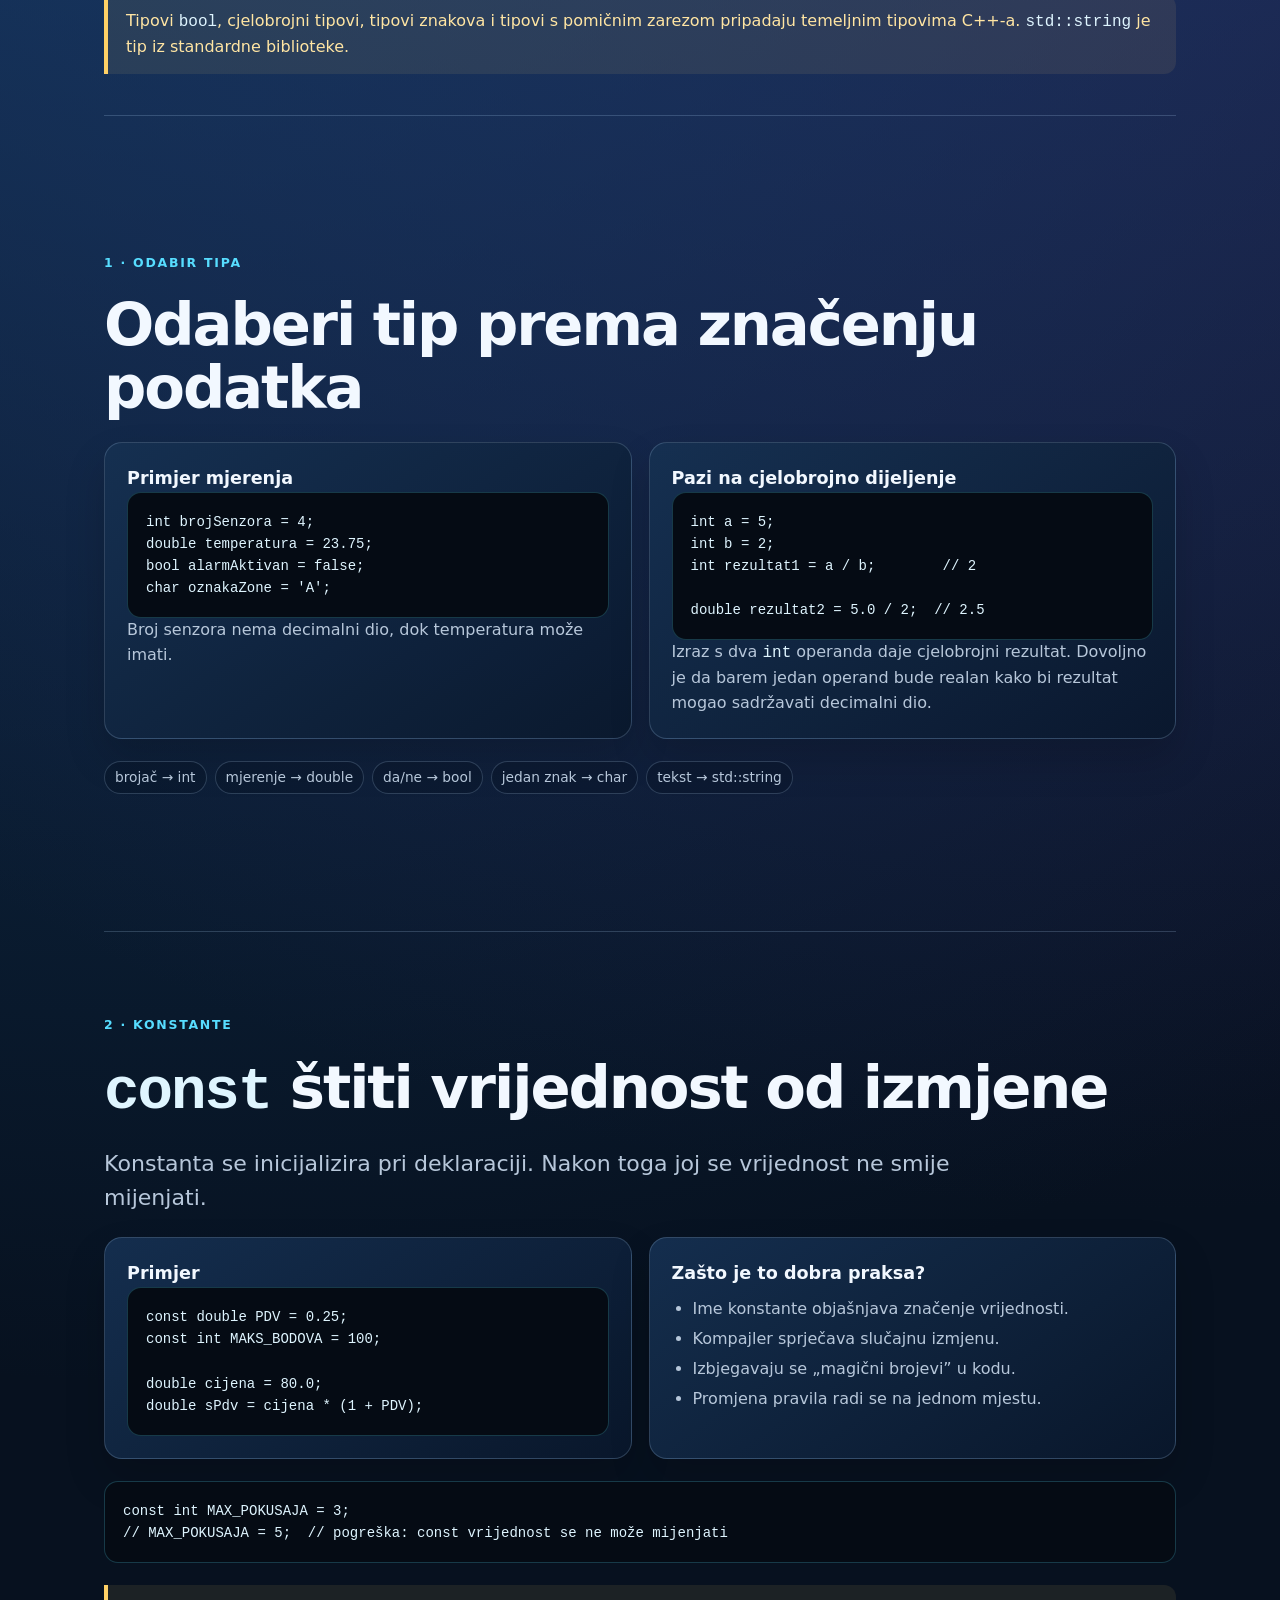
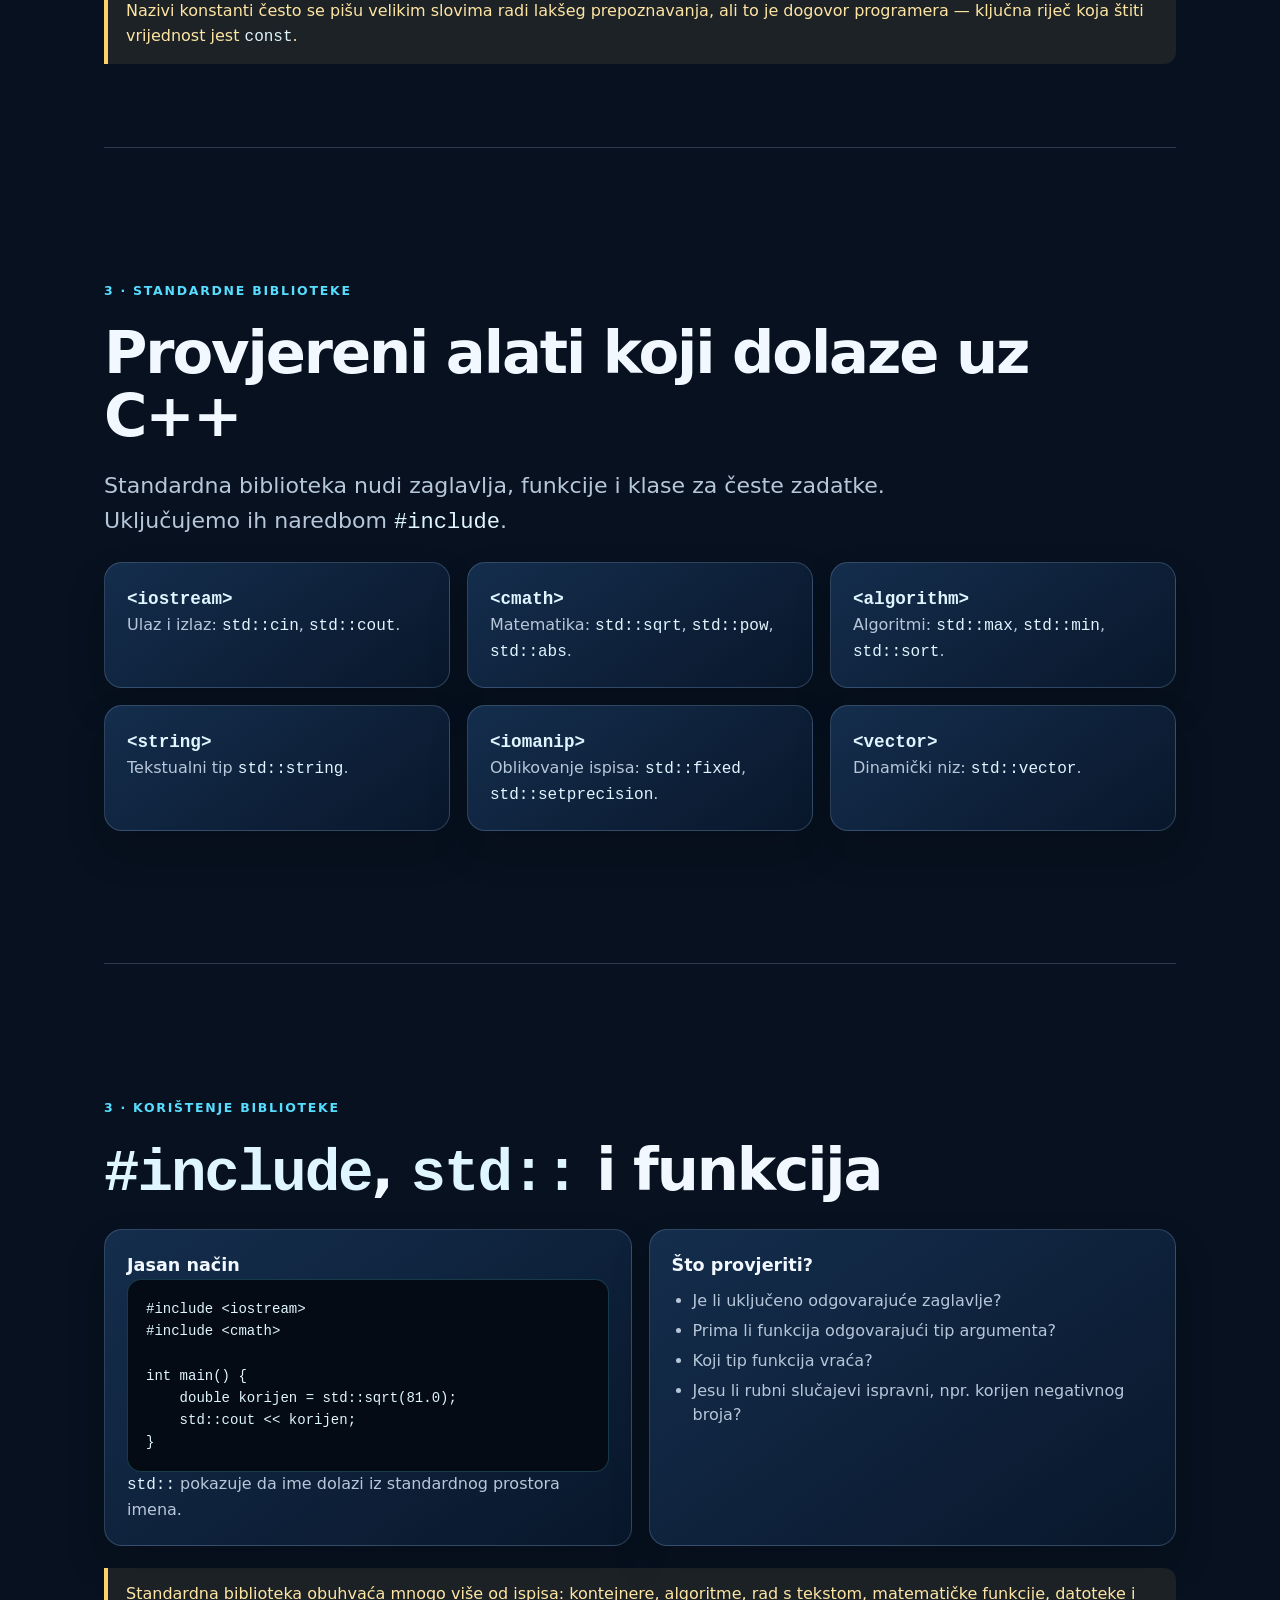
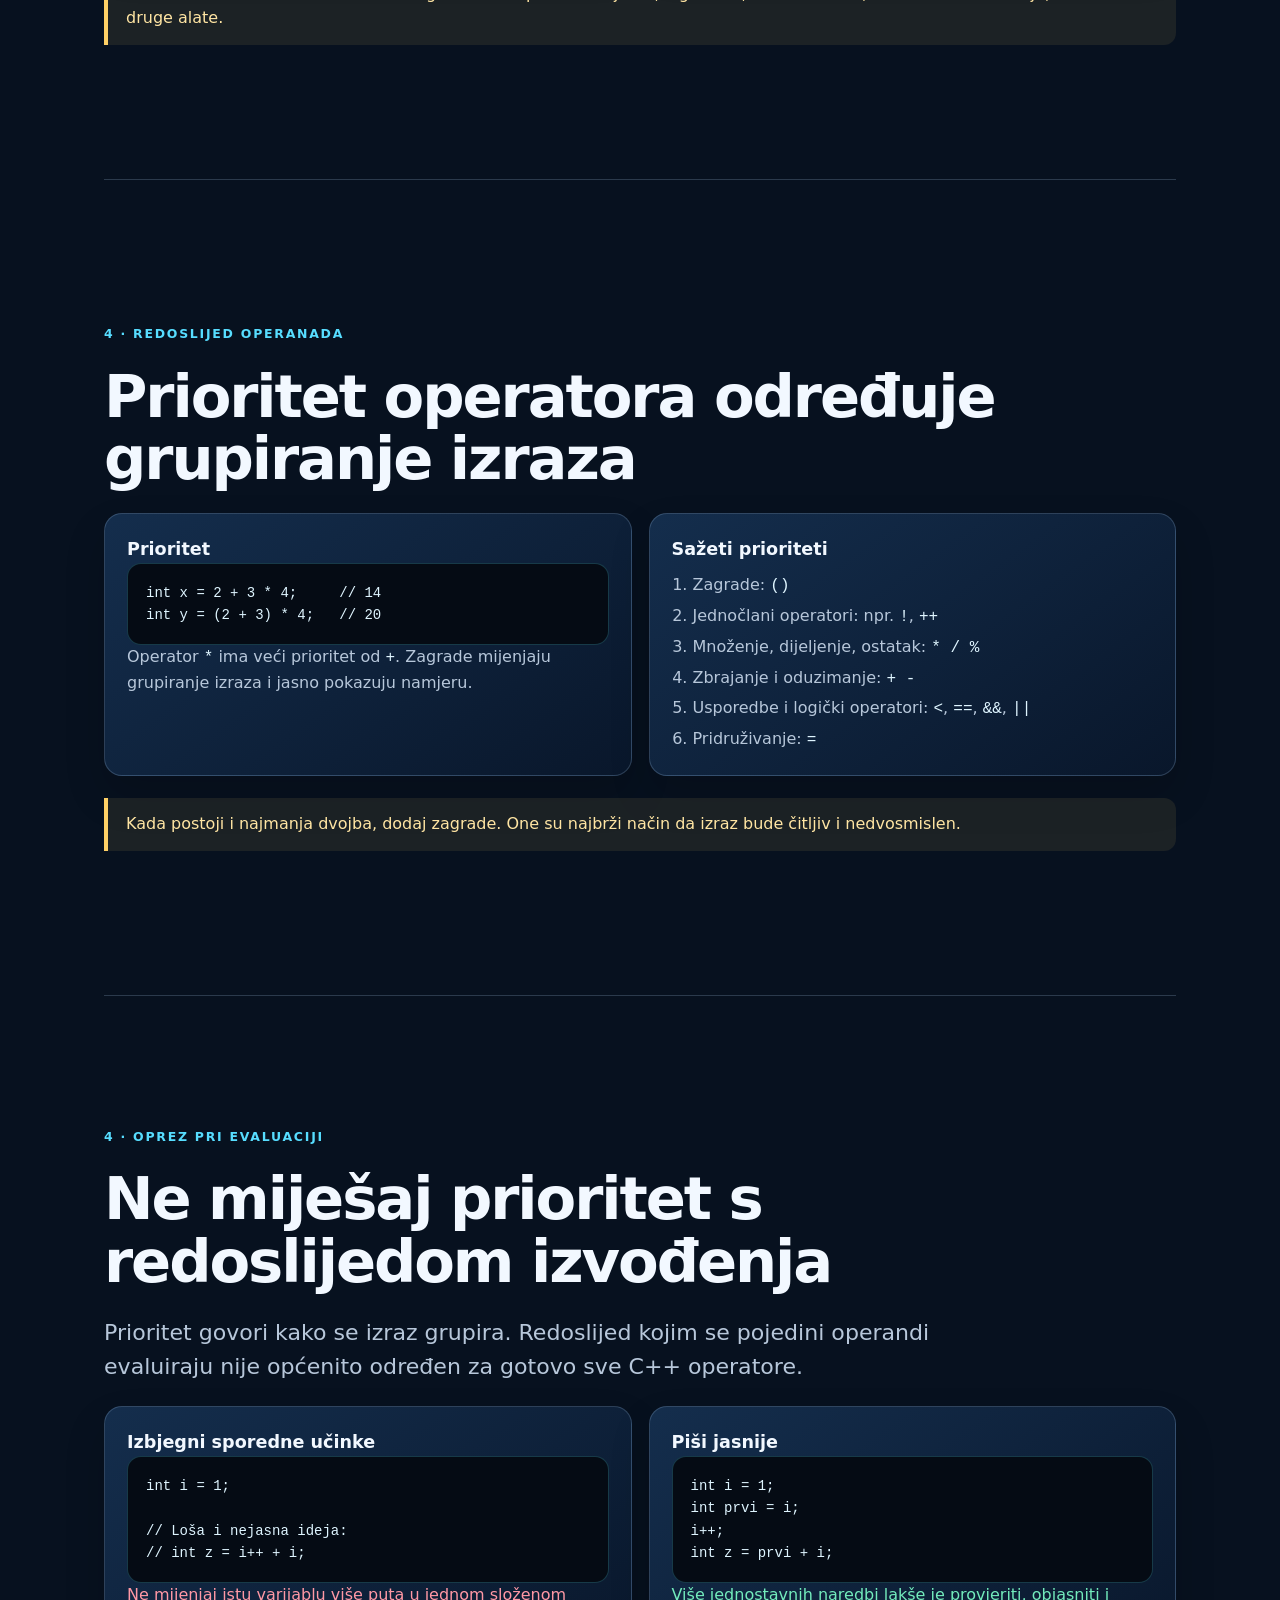
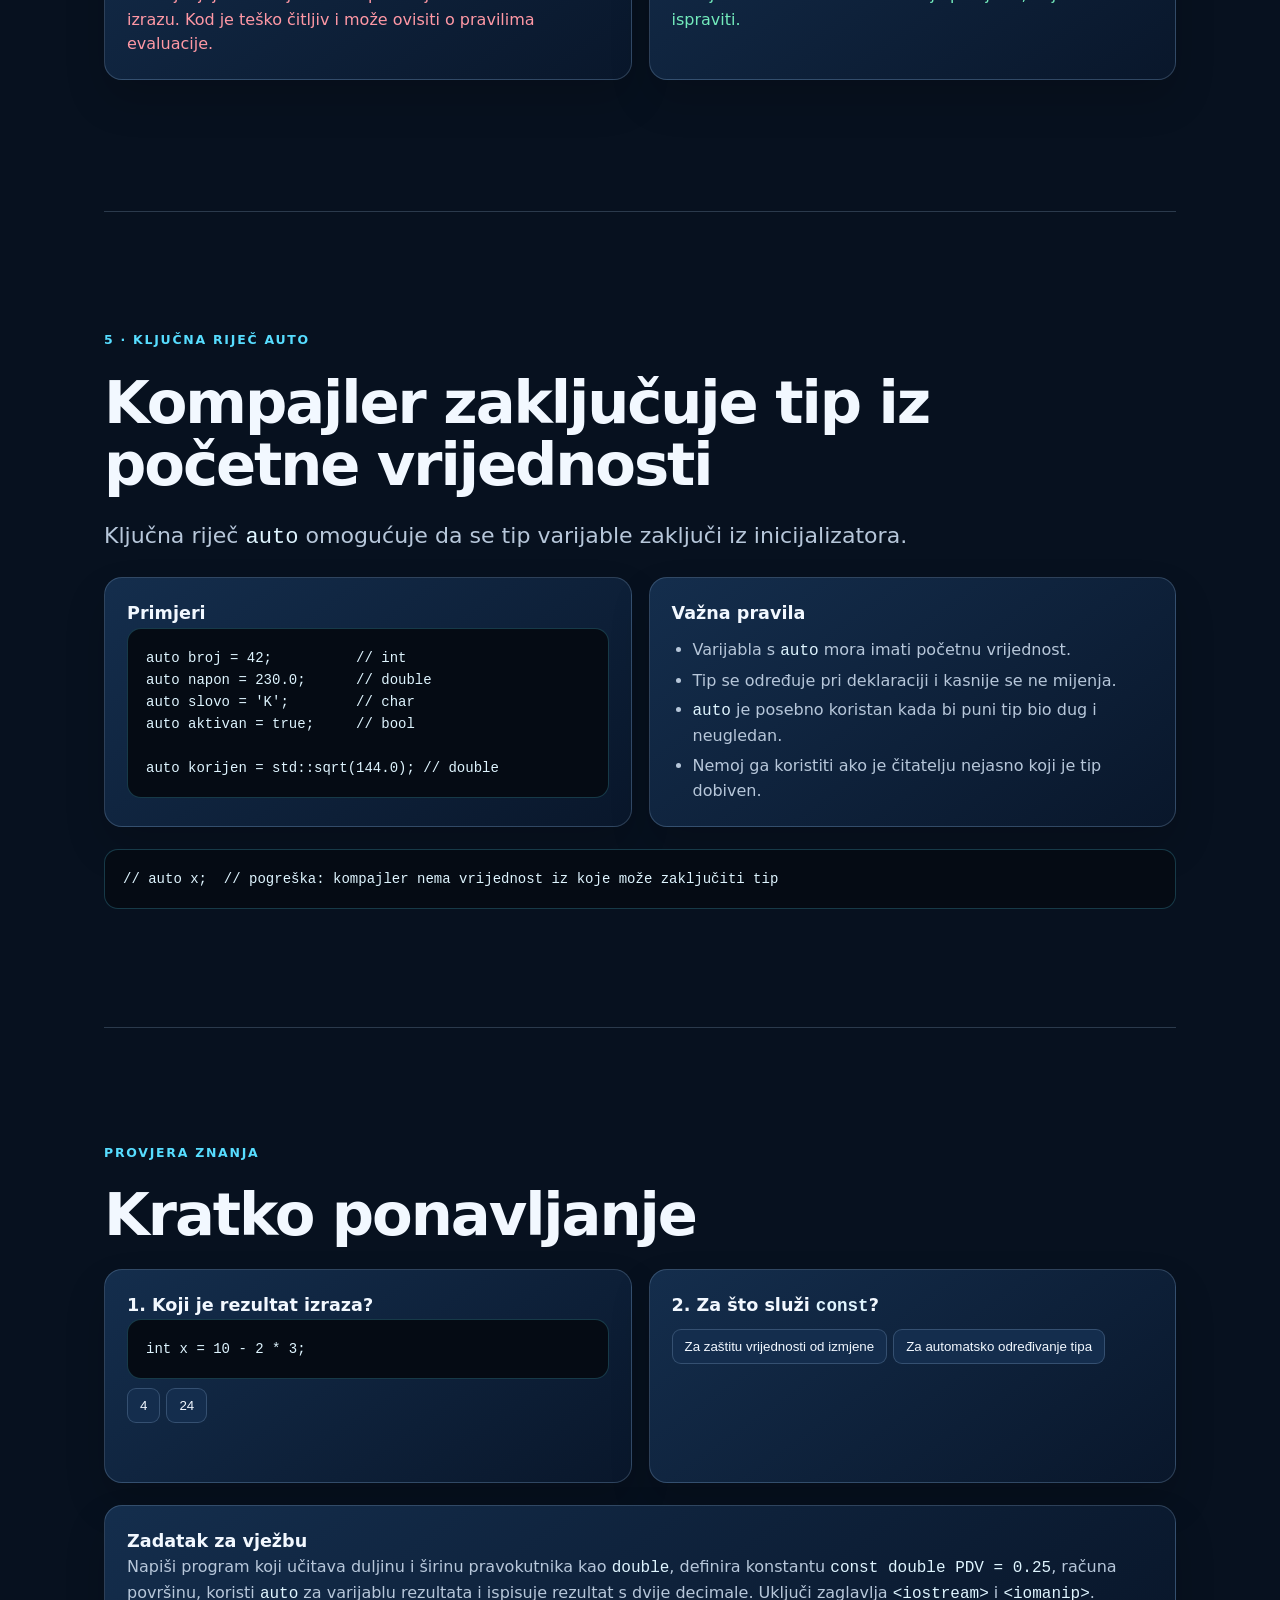
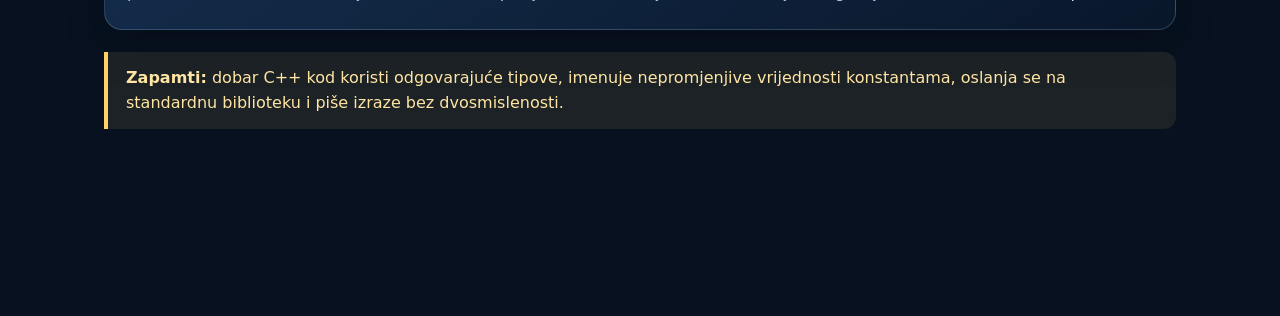
<file: osnove.html>
<!DOCTYPE html>
<html lang="hr">
<head>
  <meta charset="UTF-8">
  <meta name="viewport" content="width=device-width, initial-scale=1.0">
  <title>C++ — osnovni pojmovi</title>
  <style>
    :root{--bg:#07111f;--panel:#10213a;--panel-dark:#0b192d;--text:#f2f8ff;--muted:#b7c7da;--cyan:#57ddff;--violet:#a58cff;--yellow:#ffd166;--green:#73ebbc;--red:#ff98a5;--line:rgba(184,219,255,.2)}
    *{box-sizing:border-box}html{scroll-behavior:smooth}body{margin:0;color:var(--text);background:radial-gradient(circle at 13% 8%,#144371 0,transparent 30%),radial-gradient(circle at 92% 5%,#392567 0,transparent 30%),var(--bg);font:16px/1.55 Inter,ui-sans-serif,system-ui,-apple-system,Segoe UI,Roboto,Arial,sans-serif}.topbar{position:fixed;z-index:10;inset:0 0 auto;display:flex;align-items:center;justify-content:space-between;height:59px;padding:0 5vw;background:rgba(7,17,31,.86);border-bottom:1px solid var(--line);backdrop-filter:blur(14px)}.brand{font-size:.9rem;font-weight:800;letter-spacing:.08em}.brand b{color:var(--cyan)}.status{font-variant-numeric:tabular-nums;color:var(--muted)}.progress{position:fixed;z-index:11;top:58px;height:3px;width:0;background:linear-gradient(90deg,var(--cyan),var(--violet),var(--yellow));transition:width .12s}main{max-width:1120px;margin:auto;padding:84px 24px 72px}.slide{min-height:calc(100vh - 84px);display:flex;flex-direction:column;justify-content:center;gap:22px;padding:36px 0;border-bottom:1px solid var(--line)}.slide:last-child{border-bottom:0}.eyebrow{font-size:.78rem;color:var(--cyan);font-weight:800;letter-spacing:.14em;text-transform:uppercase}h1,h2,h3,p{margin:0}h1{max-width:980px;font-size:clamp(3rem,7vw,5.8rem);line-height:1.01;letter-spacing:-.045em}h2{font-size:clamp(2.1rem,4.7vw,3.7rem);line-height:1.06;letter-spacing:-.035em}h3{font-size:1.1rem}.lead{max-width:870px;font-size:clamp(1.07rem,2vw,1.38rem);color:var(--muted)}.grid{display:grid;grid-template-columns:repeat(2,minmax(0,1fr));gap:17px}.grid3{display:grid;grid-template-columns:repeat(3,minmax(0,1fr));gap:17px}.card{padding:22px;border:1px solid var(--line);border-radius:18px;background:linear-gradient(145deg,rgba(22,49,82,.91),rgba(10,24,45,.91));box-shadow:0 20px 40px rgba(0,0,0,.16)}.card p,.card li{color:var(--muted)}.card ul,.card ol{margin:10px 0 0;padding-left:21px}.card li+li{margin-top:5px}pre{margin:0;overflow:auto;padding:18px;border-radius:14px;border:1px solid rgba(87,221,255,.22);background:#050b14;color:#e1f2ff;font:14px/1.58 ui-monospace,SFMono-Regular,Consolas,monospace}code{font-family:ui-monospace,SFMono-Regular,Consolas,monospace;color:#dff5ff}.note{padding:14px 18px;border-left:4px solid var(--yellow);border-radius:0 12px 12px 0;background:rgba(255,209,102,.085);color:#ffe5a3}.warning{color:var(--red)!important}.good{color:var(--green)!important}.muted{color:var(--muted)}.chips{display:flex;flex-wrap:wrap;gap:8px}.chip{padding:5px 10px;border-radius:999px;border:1px solid var(--line);font-size:.86rem;color:var(--muted);background:rgba(7,17,31,.28)}table{border-collapse:collapse;width:100%;overflow:hidden;border:1px solid var(--line);border-radius:14px;background:rgba(5,11,20,.35)}th,td{text-align:left;padding:12px 14px;border-bottom:1px solid var(--line);vertical-align:top}th{color:var(--cyan);font-size:.9rem}tr:last-child td{border-bottom:0}.quiz button{margin:9px 6px 0 0;padding:9px 12px;color:var(--text);cursor:pointer;background:#142d4d;border:1px solid var(--line);border-radius:9px}.quiz button:hover{border-color:var(--cyan);color:var(--cyan)}.answer{min-height:26px;margin-top:11px;color:var(--green)}.nav{position:fixed;z-index:10;right:5vw;bottom:20px;display:flex;gap:8px}.nav button{padding:9px 13px;color:var(--text);font-size:1.1rem;cursor:pointer;border:1px solid var(--line);border-radius:10px;background:rgba(11,25,45,.9)}.nav button:hover{color:var(--cyan);border-color:var(--cyan)}.num{font-size:3rem;line-height:1;color:var(--cyan);font-weight:850}@media(max-width:760px){main{padding:75px 16px}.slide{min-height:auto;padding:55px 0}.grid,.grid3{grid-template-columns:1fr}.topbar{height:52px;padding:0 16px}.progress{top:51px}.brand{font-size:.75rem}.nav{right:16px;bottom:14px}}@media print{.topbar,.progress,.nav{display:none}body{background:#fff;color:#111}main{padding:0}.slide{min-height:auto;page-break-after:always}.card,pre,table{color:#111;background:#f5f7fa;border-color:#bbb}.card p,.card li,.lead{color:#333}}
  </style>
</head>
<body>
  <header class="topbar"><div class="brand">PROGRAMIRANJE <b>• C++ • 2. RAZRED</b></div><div class="status" id="status">1 / 10</div></header><div class="progress" id="progress"></div>
  <main>
    <section class="slide">
      <div class="eyebrow">Tehničar za računarstvo</div>
      <h1>C++: osnovni pojmovi za čitljiv i točan program</h1>
      <p class="lead">Prezentacija obrađuje isključivo pet cjelina: osnovne tipove podataka, konstante, standardne biblioteke, redoslijed operanada i ključnu riječ <code>auto</code>.</p>
      <div class="grid3"><div class="card"><div class="num">01</div><h3>Tipovi podataka</h3><p>Što program sprema i kako s time računa.</p></div><div class="card"><div class="num">02</div><h3>Konstante</h3><p>Vrijednosti koje štitimo od izmjene.</p></div><div class="card"><div class="num">03</div><h3>Biblioteke i izrazi</h3><p>Gotovi alati i sigurno pisanje izraza.</p></div></div>
    </section>

    <section class="slide">
      <div class="eyebrow">1 · Osnovni tipovi podataka</div><h2>Tip opisuje vrstu vrijednosti u memoriji</h2>
      <p class="lead">Pri deklaraciji varijable u C++-u određujemo kakav podatak varijabla može sadržavati. Pravilan tip olakšava računanje i sprječava pogreške.</p>
      <table><thead><tr><th>Tip</th><th>Primjer</th><th>Upotreba</th></tr></thead><tbody><tr><td><code>int</code></td><td><code>int brojUcenika = 26;</code></td><td>Cijeli brojevi.</td></tr><tr><td><code>double</code></td><td><code>double napon = 230.0;</code></td><td>Realni brojevi, veća preciznost.</td></tr><tr><td><code>float</code></td><td><code>float temp = 21.5f;</code></td><td>Realni brojevi, obično manja preciznost od <code>double</code>.</td></tr><tr><td><code>char</code></td><td><code>char razred = 'B';</code></td><td>Jedan znak, piše se jednostrukim navodnicima.</td></tr><tr><td><code>bool</code></td><td><code>bool prijavljen = true;</code></td><td>Logička vrijednost: <code>true</code> ili <code>false</code>.</td></tr><tr><td><code>std::string</code></td><td><code>std::string ime = "Ana";</code></td><td>Tekst; zahtijeva zaglavlje <code>&lt;string&gt;</code>.</td></tr></tbody></table>
      <div class="note">Tipovi <code>bool</code>, cjelobrojni tipovi, tipovi znakova i tipovi s pomičnim zarezom pripadaju temeljnim tipovima C++-a. <code>std::string</code> je tip iz standardne biblioteke.</div>
    </section>

    <section class="slide">
      <div class="eyebrow">1 · Odabir tipa</div><h2>Odaberi tip prema značenju podatka</h2>
      <div class="grid"><div class="card"><h3>Primjer mjerenja</h3><pre><code>int brojSenzora = 4;
double temperatura = 23.75;
bool alarmAktivan = false;
char oznakaZone = 'A';</code></pre><p>Broj senzora nema decimalni dio, dok temperatura može imati.</p></div><div class="card"><h3>Pazi na cjelobrojno dijeljenje</h3><pre><code>int a = 5;
int b = 2;
int rezultat1 = a / b;        // 2

double rezultat2 = 5.0 / 2;  // 2.5</code></pre><p>Izraz s dva <code>int</code> operanda daje cjelobrojni rezultat. Dovoljno je da barem jedan operand bude realan kako bi rezultat mogao sadržavati decimalni dio.</p></div></div>
      <div class="chips"><span class="chip">brojač → int</span><span class="chip">mjerenje → double</span><span class="chip">da/ne → bool</span><span class="chip">jedan znak → char</span><span class="chip">tekst → std::string</span></div>
    </section>

    <section class="slide">
      <div class="eyebrow">2 · Konstante</div><h2><code>const</code> štiti vrijednost od izmjene</h2>
      <p class="lead">Konstanta se inicijalizira pri deklaraciji. Nakon toga joj se vrijednost ne smije mijenjati.</p>
      <div class="grid"><div class="card"><h3>Primjer</h3><pre><code>const double PDV = 0.25;
const int MAKS_BODOVA = 100;

double cijena = 80.0;
double sPdv = cijena * (1 + PDV);</code></pre></div><div class="card"><h3>Zašto je to dobra praksa?</h3><ul><li>Ime konstante objašnjava značenje vrijednosti.</li><li>Kompajler sprječava slučajnu izmjenu.</li><li>Izbjegavaju se „magični brojevi” u kodu.</li><li>Promjena pravila radi se na jednom mjestu.</li></ul></div></div>
      <pre><code>const int MAX_POKUSAJA = 3;
// MAX_POKUSAJA = 5;  // pogreška: const vrijednost se ne može mijenjati</code></pre>
      <div class="note">Nazivi konstanti često se pišu velikim slovima radi lakšeg prepoznavanja, ali to je dogovor programera — ključna riječ koja štiti vrijednost jest <code>const</code>.</div>
    </section>

    <section class="slide">
      <div class="eyebrow">3 · Standardne biblioteke</div><h2>Provjereni alati koji dolaze uz C++</h2>
      <p class="lead">Standardna biblioteka nudi zaglavlja, funkcije i klase za česte zadatke. Uključujemo ih naredbom <code>#include</code>.</p>
      <div class="grid3"><div class="card"><h3><code>&lt;iostream&gt;</code></h3><p>Ulaz i izlaz: <code>std::cin</code>, <code>std::cout</code>.</p></div><div class="card"><h3><code>&lt;cmath&gt;</code></h3><p>Matematika: <code>std::sqrt</code>, <code>std::pow</code>, <code>std::abs</code>.</p></div><div class="card"><h3><code>&lt;algorithm&gt;</code></h3><p>Algoritmi: <code>std::max</code>, <code>std::min</code>, <code>std::sort</code>.</p></div><div class="card"><h3><code>&lt;string&gt;</code></h3><p>Tekstualni tip <code>std::string</code>.</p></div><div class="card"><h3><code>&lt;iomanip&gt;</code></h3><p>Oblikovanje ispisa: <code>std::fixed</code>, <code>std::setprecision</code>.</p></div><div class="card"><h3><code>&lt;vector&gt;</code></h3><p>Dinamički niz: <code>std::vector</code>.</p></div></div>
    </section>

    <section class="slide">
      <div class="eyebrow">3 · Korištenje biblioteke</div><h2><code>#include</code>, <code>std::</code> i funkcija</h2>
      <div class="grid"><div class="card"><h3>Jasan način</h3><pre><code>#include &lt;iostream&gt;
#include &lt;cmath&gt;

int main() {
    double korijen = std::sqrt(81.0);
    std::cout &lt;&lt; korijen;
}</code></pre><p><code>std::</code> pokazuje da ime dolazi iz standardnog prostora imena.</p></div><div class="card"><h3>Što provjeriti?</h3><ul><li>Je li uključeno odgovarajuće zaglavlje?</li><li>Prima li funkcija odgovarajući tip argumenta?</li><li>Koji tip funkcija vraća?</li><li>Jesu li rubni slučajevi ispravni, npr. korijen negativnog broja?</li></ul></div></div>
      <div class="note">Standardna biblioteka obuhvaća mnogo više od ispisa: kontejnere, algoritme, rad s tekstom, matematičke funkcije, datoteke i druge alate.</div>
    </section>

    <section class="slide">
      <div class="eyebrow">4 · Redoslijed operanada</div><h2>Prioritet operatora određuje grupiranje izraza</h2>
      <div class="grid"><div class="card"><h3>Prioritet</h3><pre><code>int x = 2 + 3 * 4;     // 14
int y = (2 + 3) * 4;   // 20</code></pre><p>Operator <code>*</code> ima veći prioritet od <code>+</code>. Zagrade mijenjaju grupiranje izraza i jasno pokazuju namjeru.</p></div><div class="card"><h3>Sažeti prioriteti</h3><ol><li>Zagrade: <code>()</code></li><li>Jednočlani operatori: npr. <code>!</code>, <code>++</code></li><li>Množenje, dijeljenje, ostatak: <code>* / %</code></li><li>Zbrajanje i oduzimanje: <code>+ -</code></li><li>Usporedbe i logički operatori: <code>&lt;</code>, <code>==</code>, <code>&amp;&amp;</code>, <code>||</code></li><li>Pridruživanje: <code>=</code></li></ol></div></div>
      <div class="note">Kada postoji i najmanja dvojba, dodaj zagrade. One su najbrži način da izraz bude čitljiv i nedvosmislen.</div>
    </section>

    <section class="slide">
      <div class="eyebrow">4 · Oprez pri evaluaciji</div><h2>Ne miješaj prioritet s redoslijedom izvođenja</h2>
      <p class="lead">Prioritet govori kako se izraz grupira. Redoslijed kojim se pojedini operandi evaluiraju nije općenito određen za gotovo sve C++ operatore.</p>
      <div class="grid"><div class="card"><h3>Izbjegni sporedne učinke</h3><pre><code>int i = 1;

// Loša i nejasna ideja:
// int z = i++ + i;</code></pre><p class="warning">Ne mijenjaj istu varijablu više puta u jednom složenom izrazu. Kod je teško čitljiv i može ovisiti o pravilima evaluacije.</p></div><div class="card"><h3>Piši jasnije</h3><pre><code>int i = 1;
int prvi = i;
i++;
int z = prvi + i;</code></pre><p class="good">Više jednostavnih naredbi lakše je provjeriti, objasniti i ispraviti.</p></div></div>
    </section>

    <section class="slide">
      <div class="eyebrow">5 · Ključna riječ auto</div><h2>Kompajler zaključuje tip iz početne vrijednosti</h2>
      <p class="lead">Ključna riječ <code>auto</code> omogućuje da se tip varijable zaključi iz inicijalizatora.</p>
      <div class="grid"><div class="card"><h3>Primjeri</h3><pre><code>auto broj = 42;          // int
auto napon = 230.0;      // double
auto slovo = 'K';        // char
auto aktivan = true;     // bool

auto korijen = std::sqrt(144.0); // double</code></pre></div><div class="card"><h3>Važna pravila</h3><ul><li>Varijabla s <code>auto</code> mora imati početnu vrijednost.</li><li>Tip se određuje pri deklaraciji i kasnije se ne mijenja.</li><li><code>auto</code> je posebno koristan kada bi puni tip bio dug i neugledan.</li><li>Nemoj ga koristiti ako je čitatelju nejasno koji je tip dobiven.</li></ul></div></div>
      <pre><code>// auto x;  // pogreška: kompajler nema vrijednost iz koje može zaključiti tip</code></pre>
    </section>

    <section class="slide">
      <div class="eyebrow">Provjera znanja</div><h2>Kratko ponavljanje</h2>
      <div class="grid quiz"><div class="card"><h3>1. Koji je rezultat izraza?</h3><pre><code>int x = 10 - 2 * 3;</code></pre><button onclick="show('a1','Točno: najprije se računa 2 * 3, zatim 10 - 6 = 4.')">4</button><button onclick="show('a1','Netočno: množenje ima veći prioritet od oduzimanja.')">24</button><div class="answer" id="a1"></div></div><div class="card"><h3>2. Za što služi <code>const</code>?</h3><button onclick="show('a2','Točno: const sprječava promjenu vrijednosti nakon inicijalizacije.')">Za zaštitu vrijednosti od izmjene</button><button onclick="show('a2','Netočno: za zaključivanje tipa služi auto.')">Za automatsko određivanje tipa</button><div class="answer" id="a2"></div></div></div>
      <div class="card"><h3>Zadatak za vježbu</h3><p>Napiši program koji učitava duljinu i širinu pravokutnika kao <code>double</code>, definira konstantu <code>const double PDV = 0.25</code>, računa površinu, koristi <code>auto</code> za varijablu rezultata i ispisuje rezultat s dvije decimale. Uključi zaglavlja <code>&lt;iostream&gt;</code> i <code>&lt;iomanip&gt;</code>.</p></div>
      <div class="note"><strong>Zapamti:</strong> dobar C++ kod koristi odgovarajuće tipove, imenuje nepromjenjive vrijednosti konstantama, oslanja se na standardnu biblioteku i piše izraze bez dvosmislenosti.</div>
    </section>
  </main>
  <nav class="nav" aria-label="Navigacija"><button type="button" onclick="go(-1)" aria-label="Prethodni slajd">←</button><button type="button" onclick="go(1)" aria-label="Sljedeći slajd">→</button></nav>
  <script>
    const slides=[...document.querySelectorAll('.slide')];const status=document.getElementById('status');const progress=document.getElementById('progress');
    function current(){let x=0;slides.forEach((s,i)=>{if(s.getBoundingClientRect().top<innerHeight*.53)x=i});return x}function update(){const h=document.documentElement.scrollHeight-innerHeight;progress.style.width=(h?scrollY/h*100:0)+'%';status.textContent=`${current()+1} / ${slides.length}`}function go(d){const i=Math.max(0,Math.min(slides.length-1,current()+d));slides[i].scrollIntoView({behavior:'smooth'})}function show(id,message){document.getElementById(id).textContent=message}addEventListener('scroll',update,{passive:true});update();
  </script>
</body>
</html>
</file>
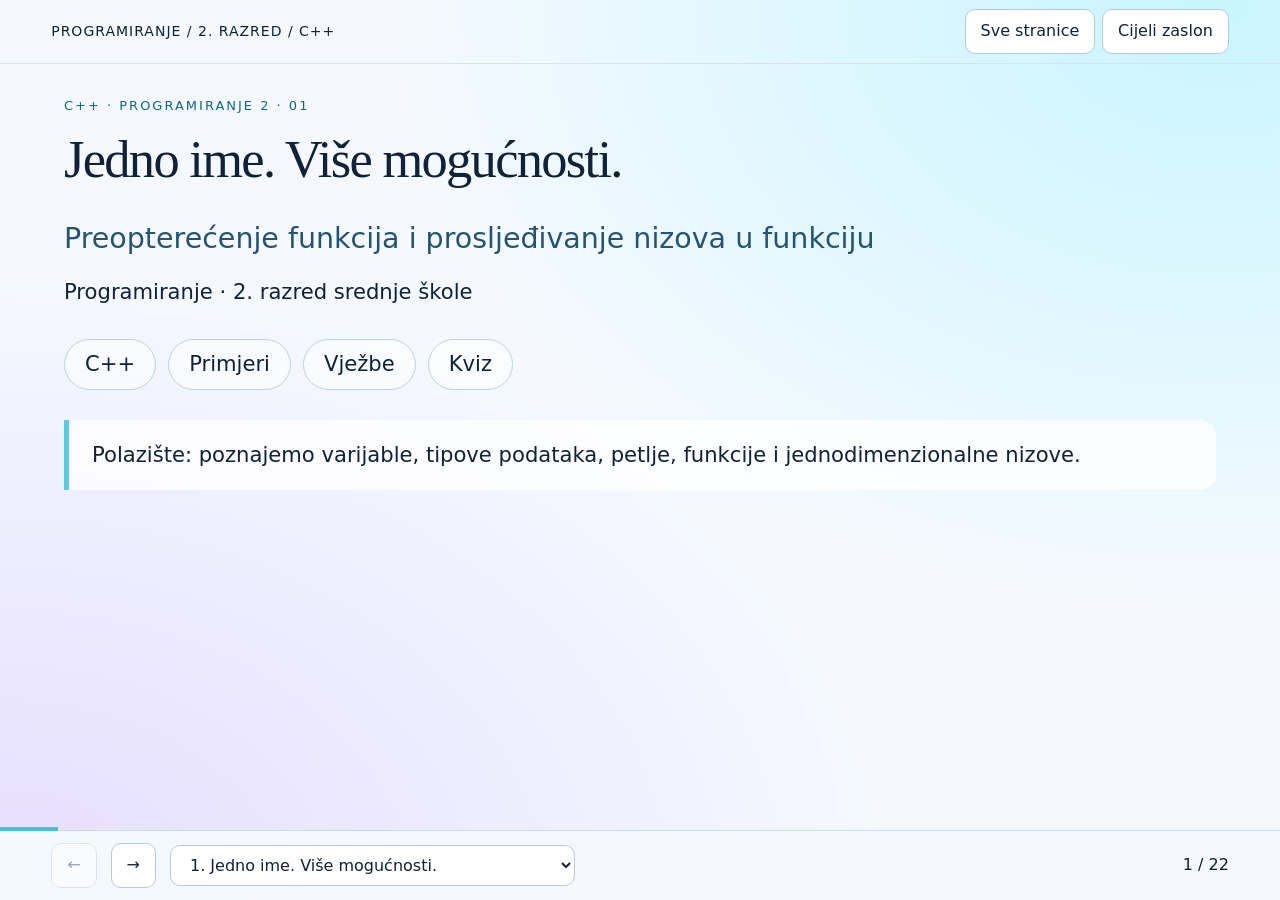
<file: preopterecenje-niz.html>
<!DOCTYPE html>
<html lang="hr">

<head>
    <meta charset="UTF-8">
    <meta name="viewport" content="width=device-width,initial-scale=1">
    <meta name="slides-format" content="viewport">
    <title>Preopterećenje funkcija i nizovi · Programiranje 2</title>
    <style>
        * {
            box-sizing: border-box
        }

        :root {
            --bg: #f5f9ff;
            --ink: #10213a;
            --muted: #405978;
            --accent: #126687
        }

        body {
            margin: 0;
            color: var(--ink);
            background: radial-gradient(at 95% 0%, #c9f5ff, transparent 48%), radial-gradient(at 0% 100%, #e5ddff, transparent 50%), var(--bg);
            font-family: system-ui, -apple-system, Segoe UI, sans-serif;
            font-size: clamp(17px, 1.65vw, 23px);
            line-height: 1.55;
            min-height: 100vh;
        }

        header {
            height: 64px;
            display: flex;
            align-items: center;
            justify-content: space-between;
            padding: 10px 4vw;
            border-bottom: 1px solid #d8e3ef;
            gap: 12px
        }

        header span {
            font-size: 14px;
            letter-spacing: 1px
        }

        button,
        select {
            font: inherit;
            font-size: 16px;
            border: 1px solid #b4c9dc;
            border-radius: 10px;
            background: white;
            color: var(--ink);
            padding: 9px 15px;
            cursor: pointer
        }

        button:hover {
            background: #e1f4fc
        }

        button:disabled {
            opacity: .4;
            cursor: default
        }

        button:focus-visible,
        a:focus-visible,
        summary:focus-visible,
        select:focus-visible {
            outline: 3px solid #9257de;
            outline-offset: 3px
        }

        main {
            max-width: 1300px;
            margin: auto;
            padding: 32px 5vw 110px
        }

        .slide {
            display: none;
            animation: enter .25s ease
        }

        .slide.active {
            display: block
        }

        h1 {
            font-size: clamp(34px, 4.1vw, 64px);
            line-height: 1.12;
            letter-spacing: -1.7px;
            margin: 14px 0 28px;
            font-family: Georgia, serif;
            font-weight: normal
        }

        h3 {
            font-size: 1.05em;
            margin-bottom: 10px
        }

        .tag {
            font-size: 13px;
            letter-spacing: 2px;
            color: var(--accent)
        }

        .lead {
            font-size: 1.35em;
            color: #255373
        }

        p {
            margin: 15px 0
        }

        li {
            margin: 12px 0
        }

        pre {
            background: #122139;
            color: #e4f4ff;
            padding: 23px;
            border-radius: 17px;
            overflow-x: auto;
            line-height: 1.5;
            font-size: clamp(15px, 1.45vw, 20px);
            tab-size: 4
        }

        code {
            font-family: Consolas, ui-monospace, monospace
        }

        p code,
        li code,
        .note code {
            background: #e5edf7;
            border-radius: 4px;
            padding: 1px 4px;
            color: #124a69
        }

        .note {
            border-left: 5px solid #60c9e0;
            background: #ffffffc9;
            border-radius: 0 16px 16px 0;
            padding: 19px 23px;
            margin: 23px 0
        }

        .cols {
            display: grid;
            grid-template-columns: 1fr 1fr;
            gap: 28px
        }

        .chips {
            display: flex;
            gap: 12px;
            flex-wrap: wrap;
            margin: 30px 0
        }

        .chips span {
            border: 1px solid #bbd3e5;
            background: #fff9;
            padding: 8px 20px;
            border-radius: 30px
        }

        .array {
            display: flex;
            gap: 12px;
            flex-wrap: wrap;
            margin: 25px 0
        }

        .array>div {
            background: white;
            border: 2px solid #c7d9ec;
            border-radius: 14px;
            min-width: 100px;
            text-align: center;
            padding: 10px 18px
        }

        .array small {
            display: block;
            color: var(--muted);
            font-size: 14px
        }

        .array span {
            font-size: 32px
        }

        .array .current {
            border-color: #126687;
            background: #c9f5ff
        }

        .array .done {
            background: #e1ebf6
        }

        details {
            background: #fff9;
            border: 1px solid #cbd9ec;
            border-radius: 12px;
            padding: 15px 20px;
            margin: 18px 0
        }

        summary {
            cursor: pointer;
            color: #126687
        }

        footer {
            position: fixed;
            bottom: 0;
            left: 0;
            right: 0;
            background: #f5f9fff5;
            backdrop-filter: blur(10px);
            border-top: 1px solid #ccdbea;
            padding: 12px 4vw;
            display: flex;
            align-items: center;
            gap: 14px;
            z-index: 2
        }

        #counter {
            margin-left: auto;
            font-size: 16px;
            white-space: nowrap
        }

        #progress {
            height: 4px;
            background: #53bbd4;
            position: absolute;
            top: -4px;
            left: 0;
            transition: width .2s
        }

        select {
            max-width: 42vw
        }

        .actions {
            display: flex;
            gap: 10px
        }

        fieldset {
            border: 1px solid #c2d6e8;
            border-radius: 12px;
            margin: 18px 0;
            padding: 14px 20px;
            background: #fff8
        }

        legend {
            font-size: 19px;
            padding: 0 8px
        }

        label {
            display: block;
            font-size: 18px;
            margin: 9px 0;
            cursor: pointer
        }

        input {
            accent-color: #126687
        }

        .feedback {
            font-size: 17px
        }

        a {
            color: #126687
        }

        .hint {
            font-size: 13px;
            color: var(--muted)
        }

        @keyframes enter {
            from {
                opacity: 0;
                transform: translateY(8px)
            }

            to {
                opacity: 1;
                transform: none
            }
        }

        body.overview .slide {
            display: block;
            border-bottom: 2px solid #c2d6e8;
            padding: 35px 0
        }

        body.overview main {
            max-width: 1100px
        }

        @media(max-width:720px) {
            .cols {
                grid-template-columns: 1fr;
                gap: 5px
            }

            header {
                padding: 10px 5vw
            }

            header span {
                font-size: 11px
            }

            .hint {
                display: none
            }

            footer {
                gap: 7px;
                padding: 10px
            }

            footer button {
                padding: 9px
            }

            select {
                max-width: 33vw
            }

            main {
                padding-top: 22px
            }

            h1 {
                letter-spacing: -.8px
            }

            .array>div {
                min-width: 65px;
                padding: 8px
            }

            .array {
                gap: 6px
            }
        }

        @media(prefers-reduced-motion:reduce) {
            * {
                animation: none !important;
                transition: none !important
            }
        }

        @media print {
            body {
                background: white;
                font-size: 12pt
            }

            header,
            footer,
            .actions,
            #quiz button {
                display: none !important
            }

            main {
                padding: 0;
                max-width: none
            }

            .slide,
            .slide.active {
                display: block;
                break-after: page;
                padding: 10mm 0
            }

            h1 {
                font-size: 27pt
            }

            pre {
                font-size: 10pt;
                white-space: pre-wrap;
                background: #edf2f7;
                color: #10213a;
                border: 1px solid #ccd
            }

            details {
                display: block
            }

            details:not([open])>*:not(summary) {
                display: block
            }

            a {
                color: inherit
            }

            .note {
                background: #f2f6fa
            }
        }
    </style>
</head>

<body>
    <header><span>PROGRAMIRANJE / 2. RAZRED / C++</span>
        <div><button id="overview" aria-pressed="false">Sve stranice</button> <button id="fullscreen">Cijeli
                zaslon</button></div>
    </header>
    <main>
        <section class="slide active" id="s1" aria-labelledby="t1">
            <div class="tag">C++ · PROGRAMIRANJE 2 · 01</div>
            <h1 id="t1">Jedno ime. Više mogućnosti.</h1>
            <p class="lead">Preopterećenje funkcija i prosljeđivanje nizova u funkciju</p>
            <p>Programiranje · 2. razred srednje škole</p>
            <div class="chips"><span>C++</span><span>Primjeri</span><span>Vježbe</span><span>Kviz</span></div>
            <div class="note">Polazište: poznajemo varijable, tipove podataka, petlje, funkcije i
                jednodimenzionalne nizove.</div>
        </section>
        <section class="slide" id="s2" aria-labelledby="t2">
            <div class="tag">C++ · PROGRAMIRANJE 2 · 02</div>
            <h1 id="t2">Što ćemo znati nakon sata?</h1>
            <ul>
                <li>Objasniti što je preopterećenje funkcije.</li>
                <li>Napisati funkcije istog imena s različitim parametrima.</li>
                <li>Odrediti koju funkciju poziv odabire.</li>
                <li>Proslijediti niz i njegov broj elemenata u funkciju.</li>
                <li>Razlikovati čitanje niza od promjene njegovih elemenata.</li>
            </ul>
        </section>
        <section class="slide" id="s3" aria-labelledby="t3">
            <div class="tag">C++ · PROGRAMIRANJE 2 · 03</div>
            <h1 id="t3">Podsjetnik: kako radi funkcija?</h1>
            <pre><code>int zbroji(int a, int b) {
    return a + b;
}

int rezultat = zbroji(3, 5); // rezultat je 8</code></pre>
            <ul>
                <li><code>int</code> prije imena: tip povratne vrijednosti.</li>
                <li><code>a</code> i <code>b</code>: parametri u definiciji funkcije.</li>
                <li><code>3</code> i <code>5</code>: argumenti u pozivu.</li>
                <li><code>return</code>: vraća rezultat pozivatelju.</li>
            </ul>
            <div class="note">Pitanje za uvod: kako bismo istim imenom zbrajali i decimalne brojeve?</div>
        </section>
        <section class="slide" id="s4" aria-labelledby="t4">
            <div class="tag">C++ · PROGRAMIRANJE 2 · 04</div>
            <h1 id="t4">Preopterećenje: isto ime, drugi parametri</h1>
            <p class="lead">Više funkcija u istom dosegu može imati isto ime ako se njihovi popisi parametara razlikuju.
            </p>
            <pre><code>int zbroji(int a, int b) {
    return a + b;
}

double zbroji(double a, double b) {
    return a + b;
}</code></pre>
            <div class="note">Prevoditelj pri prevođenju odabire odgovarajuću funkciju prema argumentima poziva. U
                jednostavnim primjerima tražimo potpuno podudaranje tipova.</div>
        </section>
        <section class="slide" id="s5" aria-labelledby="t5">
            <div class="tag">C++ · PROGRAMIRANJE 2 · 05</div>
            <h1 id="t5">Po čemu se funkcije mogu razlikovati?</h1>
            <div class="cols">
                <div>
                    <h3>Broj parametara</h3>
                    <pre><code>int zbroji(int a, int b);
int zbroji(int a, int b, int c);</code></pre>
                    <h3>Tipovi parametara</h3>
                    <pre><code>int zbroji(int a, int b);
double zbroji(double a, double b);</code></pre>
                </div>
                <div>
                    <h3>Redoslijed različitih tipova</h3>
                    <pre><code>void prikazi(int broj, double cijena);
void prikazi(double cijena, int broj);</code></pre>
                    <h3>&nbsp;</h3>
                    <div class="note">Svaki poziv i dalje mora imati jedno najbolje podudaranje. Samo promjena imena
                        parametra ne stvara novu funkciju.</div>
                </div>
            </div>
        </section>
        <section class="slide" id="s6" aria-labelledby="t6">
            <div class="tag">C++ · PROGRAMIRANJE 2 · 06</div>
            <h1 id="t6">Što nije preopterećenje?</h1>
            <div class="cols">
                <div>
                    <pre><code>int izracunaj(int x);
double izracunaj(int x); // POGREŠNO</code></pre>
                    <p>Razlika samo u povratnom tipu nije dovoljna.</p>
                </div>
                <div>
                    <pre><code>int izracunaj(int x);
int izracunaj(int broj); // ista funkcija</code></pre>
                    <p>Različita imena parametara ne mijenjaju njihove tipove.</p>
                </div>
            </div>
            <div class="note">Zapamti: za ove funkcije promatramo ime i popis tipova parametara, a ne naziv
                parametra ili željeni tip rezultata.</div>
        </section>
        <section class="slide" id="s7" aria-labelledby="t7">
            <div class="tag">C++ · PROGRAMIRANJE 2 · 07</div>
            <h1 id="t7">Prati pozive i predvidi rezultat</h1>
            <pre><code>int zbroji(int a, int b) { return a + b; }
double zbroji(double a, double b) { return a + b; }
int zbroji(int a, int b, int c) { return a + b + c; }

// Koja se inačica poziva?
zbroji(4, 7);
zbroji(2.5, 1.2);
zbroji(1, 2, 3);</code></pre>
            <details>
                <summary>Prikaži objašnjenje</summary>
                <ol>
                    <li>Dva parametra <code>int</code> → rezultat 11.</li>
                    <li>Dva parametra <code>double</code> → rezultat 3.7.</li>
                    <li>Tri parametra <code>int</code> → rezultat 6.</li>
                </ol>
            </details>
        </section>
        <section class="slide" id="s8" aria-labelledby="t8">
            <div class="tag">C++ · PROGRAMIRANJE 2 · 08</div>
            <h1 id="t8">Zamka: dvosmislen poziv</h1>
            <pre><code>int zbroji(int a, int b);
double zbroji(double a, double b);

zbroji(2, 3.5); // pogreška: dvosmislen poziv</code></pre>
            <p>Prva inačica traži pretvorbu drugog argumenta u <code>int</code>. Druga traži pretvorbu prvog argumenta u
                <code>double</code>. Nijedna nije bolja za oba argumenta.
            </p>
            <pre><code>zbroji(2.0, 3.5); // jasno: double, double</code></pre>
            <div class="note">Najprije razmisli želiš li računati cijelim ili decimalnim brojevima. Ne pretvaraj podatke
                u cijele brojeve samo da ukloniš pogrešku.</div>
        </section>
        <section class="slide" id="s9" aria-labelledby="t9">
            <div class="tag">C++ · PROGRAMIRANJE 2 · 09</div>
            <h1 id="t9">Vježba 1: preoptereti funkciju</h1>
            <p>Napiši dvije funkcije <code>veci</code>: prvu za dva cijela broja, drugu za dva decimalna broja. Svaka
                vraća veći broj.</p>
            <pre><code>// Dopuni definicije:
int veci(int a, int b) { /* ... */ }
double veci(double a, double b) { /* ... */ }

// Očekivano: 9 i 4.8
// veci(4, 9)
// veci(2.3, 4.8)</code></pre>
            <details>
                <summary>Rješenje</summary>
                <pre><code>int veci(int a, int b) {
    if (a &gt; b) return a;
    return b;
}
double veci(double a, double b) {
    if (a &gt; b) return a;
    return b;
}</code></pre>
            </details>
        </section>
        <section class="slide" id="s10" aria-labelledby="t10">
            <div class="tag">C++ · PROGRAMIRANJE 2 · 10</div>
            <h1 id="t10">Niz: više vrijednosti pod jednim imenom</h1>
            <pre><code>int bodovi[5] = {12, 18, 9, 20, 16};</code></pre>
            <div class="array">
                <div><small>indeks 0</small><span>12</span></div>
                <div><small>indeks 1</small><span>18</span></div>
                <div><small>indeks 2</small><span>9</span></div>
                <div><small>indeks 3</small><span>20</span></div>
                <div><small>indeks 4</small><span>16</span></div>
            </div>
            <ul>
                <li>Niz sadrži pet elemenata tipa <code>int</code>.</li>
                <li>Indeksi počinju od 0: valjani su 0, 1, 2, 3 i 4.</li>
                <li><code>bodovi[2]</code> ima vrijednost 9.</li>
            </ul>
            <div class="note">Cilj: izdvojiti ispis, zbroj ili promjenu elemenata u funkciju koju možemo ponovno
                koristiti.</div>
        </section>
        <section class="slide" id="s11" aria-labelledby="t11">
            <div class="tag">C++ · PROGRAMIRANJE 2 · 11</div>
            <h1 id="t11">Kako proslijediti niz?</h1>
            <pre><code>void ispisi(const int niz[], int n) {
    for (int i = 0; i &lt; n; i++) {
        cout &lt;&lt; niz[i] &lt;&lt; &quot; &quot;;
    }
}

// U main funkciji:
int bodovi[5] = {12, 18, 9, 20, 16};
ispisi(bodovi, 5);</code></pre>
            <ul>
                <li><code>bodovi</code>: ime niza bez uglatih zagrada pri pozivu.</li>
                <li><code>niz</code>: ime parametra kojim funkcija pristupa elementima.</li>
                <li><code>n</code>: broj elemenata koje funkcija smije obraditi.</li>
                <li><code>const</code>: elementi se ne smiju mijenjati kroz taj parametar.</li>
            </ul>
        </section>
        <section class="slide" id="s12" aria-labelledby="t12">
            <div class="tag">C++ · PROGRAMIRANJE 2 · 12</div>
            <h1 id="t12">Što se zapravo prosljeđuje?</h1>
            <p class="lead">Kod ovog oblika parametra ne kopira se cijeli niz.</p>
            <pre><code>void obradi(int niz[], int n);
// Isti tip parametra kao:
void obradi(int* niz, int n);</code></pre>
            <p>Izraz koji označava niz pri ovakvom pozivu pretvara se u pokazivač na prvi element. Pokazivač se prenosi
                po vrijednosti, a preko njega funkcija pristupa izvornim elementima.</p>
            <div class="note">U ovoj lekciji koristimo školski oblik
                <code>tip niz[], int n</code>. Broj elemenata predajemo zasebno.
            </div>
            <p>Veza: <code>bodovi</code> → prvi element → <code>niz[0]</code>, <code>niz[1]</code>, …</p>
        </section>
        <section class="slide" id="s13" aria-labelledby="t13">
            <div class="tag">C++ · PROGRAMIRANJE 2 · 13</div>
            <h1 id="t13">Primjer: zbroj svih elemenata</h1>
            <pre><code>int zbrojNiza(const int niz[], int n) {
    int zbroj = 0;
    for (int i = 0; i &lt; n; i++) {
        zbroj += niz[i];
    }
    return zbroj;
}

int bodovi[5] = {12, 18, 9, 20, 16};
int ukupno = zbrojNiza(bodovi, 5); // 75</code></pre>
            <div class="note">Funkcija: n je nenegativan i ne prelazi broj dostupnih elemenata, zbroj mora stati
                u tip int. Za n = 0 petlja se ne izvršava, a rezultat je 0.</div>
        </section>
        <section class="slide" id="s14" aria-labelledby="t14">
            <div class="tag">C++ · PROGRAMIRANJE 2 · 14</div>
            <h1 id="t14">Prati zbroj korak po korak</h1>
            <p>Simulacija petlje za niz <code>{12, 18, 9, 20, 16}</code>. Ovo je prikaz algoritma u pregledniku, a ne
                izvršavanje C++ koda.</p>
            <div id="traceArray" class="array"></div>
            <div class="note" id="traceStatus" aria-live="polite"></div>
            <div class="actions"><button type="button" id="traceNext">Sljedeći korak</button><button type="button"
                    id="traceReset">Ponovno</button></div>
            <pre><code>zbroj = 0;
for (int i = 0; i &lt; n; i++) {
    zbroj += niz[i];
}</code></pre>
        </section>
        <section class="slide" id="s15" aria-labelledby="t15">
            <div class="tag">C++ · PROGRAMIRANJE 2 · 15</div>
            <h1 id="t15">Promjena elemenata mijenja izvorni niz</h1>
            <pre><code>void povecaj(int niz[], int n) {
    for (int i = 0; i &lt; n; i++) {
        niz[i] += 1;
    }
}

int brojevi[3] = {2, 4, 6};
povecaj(brojevi, 3);
// brojevi sada sadrži {3, 5, 7}</code></pre>
            <div class="note">Bez const funkcija može mijenjati izvorne elemente. S const parametrom pokušaj
                <code>niz[i] += 1;</code> bio bi pogreška pri prevođenju.
            </div>
            <p>Usporedi: promjena lokalnog parametra <code>n</code> ne mijenja varijablu predanu kao broj elemenata.</p>
        </section>
        <section class="slide" id="s16" aria-labelledby="t16">
            <div class="tag">C++ · PROGRAMIRANJE 2 · 16</div>
            <h1 id="t16">Tri česte pogreške s nizovima</h1>
            <ol>
                <li>
                    <h3>Izlazak izvan granica</h3><code>i &lt;= n</code> je pogrešno za obradu n elemenata. Koristi
                    <code>i &lt; n</code>.
                </li>
                <li>
                    <h3>Pogrešan broj elemenata</h3>Poziv s većim brojem od dostupnih elemenata može dovesti do
                    nedefiniranog ponašanja. Nema automatske provjere granica.
                </li>
                <li>
                    <h3>Traženje duljine pomoću sizeof unutar funkcije</h3>U parametru <code>int niz[]</code> tip se
                    prilagođava u <code>int*</code> <code>sizeof(niz)</code> zato daje veličinu pokazivača, ne izvornog
                    niza.
                </li>
            </ol>
            <div class="note">Ni zapis <code>void f(int niz[5])</code> ne nameće duljinu 5 niti stvara preopterećenje
                različito od <code>void f(int niz[10])</code>.</div>
        </section>
        <section class="slide" id="s17" aria-labelledby="t17">
            <div class="tag">C++ · PROGRAMIRANJE 2 · 17</div>
            <h1 id="t17">Povežimo teme: ispis različitih nizova</h1>
            <pre><code>void ispisi(const int niz[], int n) {
    for (int i = 0; i &lt; n; i++)
        cout &lt;&lt; niz[i] &lt;&lt; &quot; &quot;;
        cout &lt;&lt; &#x27;\n&#x27;;
}

void ispisi(const double niz[], int n) {
    for (int i = 0; i &lt; n; i++)
        cout &lt;&lt; niz[i] &lt;&lt; &quot; &quot;;
        cout &lt;&lt; &#x27;\n&#x27;;
}</code></pre>
            <div class="note">Ime i broj parametara su isti, ali se razlikuje tip elemenata niza:
                <code>const int*</code> nasuprot <code>const double*</code>. To je valjano preopterećenje.
            </div>
        </section>
        <section class="slide" id="s18" aria-labelledby="t18">
            <div class="tag">C++ · PROGRAMIRANJE 2 · 18</div>
            <h1 id="t18">Cjelovit program za isprobavanje</h1>
            <pre><code>
void ispisi(const int niz[], int n) {
    for (int i = 0; i &lt; n; i++)
        cout &lt;&lt; niz[i] &lt;&lt; &quot; &quot;;
        cout &lt;&lt; &#x27;\n&#x27;;
}

void ispisi(const double niz[], int n) {
    for (int i = 0; i &lt; n; i++)
        cout &lt;&lt; niz[i] &lt;&lt; &quot; &quot;;
        cout &lt;&lt; &#x27;\n&#x27;;
}

int main() {
    int bodovi[4] = {10, 15, 18, 20};
    double temperature[3] = {21.5, 22.3, 20.8};

    ispisi(bodovi, 4);
    ispisi(temperature, 3);
    return 0;
}</code></pre>
            <p>Očekivani ispis:</p>
            <pre><code>10 15 18 20
21.5 22.3 20.8</code></pre>
        </section>
        <section class="slide" id="s19" aria-labelledby="t19">
            <div class="tag">C++ · PROGRAMIRANJE 2 · 19</div>
            <h1 id="t19">Vježba 2: analiziraj rezultate</h1>
            <p>Napiši funkciju koja vraća broj elemenata niza većih od zadane granice.</p>
            <pre><code>int brojVecih(const int niz[], int n, int granica);

// Za {10, 15, 18, 20} i granicu 15 rezultat je 2.
// Usporedba je strogo &gt;, a ne &gt;=.</code></pre>
            <details>
                <summary>Rješenje</summary>
                <pre><code>int brojVecih(const int niz[], int n, int granica) {
    int broj = 0;
    for (int i = 0; i &lt; n; i++) {
        if (niz[i] &gt; granica) broj++;
    }
    return broj;
}</code></pre>
            </details>
            <div class="note">Provjeri tri slučaja: nijedan element nije veći, svi su veći i neki su jednaki granici.
                Pretpostavka: 0 ≤ n ≤ broj dostupnih elemenata.</div>
        </section>
        <section class="slide" id="s20" aria-labelledby="t20">
            <div class="tag">C++ · PROGRAMIRANJE 2 · 20</div>
            <h1 id="t20">Samostalni rad: dvije inačice, isto ime</h1>
            <ol>
                <li>Napiši <code>prebrojiPozitivne(const int niz[], int n)</code>.</li>
                <li>Preoptereti je za niz tipa <code>double</code>.</li>
                <li>U <code>main</code> pozovi obje inačice.</li>
                <li>Objasni zašto je <code>const</code> dobar izbor.</li>
            </ol>
            <pre><code>int a[5] = {-2, 0, 5, 8, -1};       // rezultat: 2
double b[4] = {0.5, -1.2, 0.0, 3.4}; // rezultat: 2</code></pre>
            <details>
                <summary>Rješenje funkcija</summary>
                <pre><code>int prebrojiPozitivne(const int niz[], int n) {
    int broj = 0;
    for (int i = 0; i &lt; n; i++)
        if (niz[i] &gt; 0) broj++;
    return broj;
}
int prebrojiPozitivne(const double niz[], int n) {
    int broj = 0;
    for (int i = 0; i &lt; n; i++)
        if (niz[i] &gt; 0) broj++;
    return broj;
}</code></pre>
            </details>
        </section>
        <section class="slide" id="s21" aria-labelledby="t21">
            <div class="tag">C++ · PROGRAMIRANJE 2 · 21</div>
            <h1 id="t21">Brza provjera razumijevanja</h1>
            <form id="quiz">
                <fieldset data-correct="1" data-explain="Različit broj parametara razlikuje popise parametara.">
                    <legend>1. Što je dovoljno za valjano preopterećenje?</legend><label><input type="radio" name="q0"
                            value="0"> Druga imena parametara</label><label><input type="radio" name="q0" value="1">
                        Različit broj parametara</label><label><input type="radio" name="q0" value="2"> Samo drugi
                        povratni tip</label>
                    <p class="feedback" aria-live="polite"></p>
                </fieldset>
                <fieldset data-correct="2" data-explain="Predajemo ime niza i broj dostupnih elemenata.">
                    <legend>2. Kako se poziva void ispisi(const int niz[], int n) za int a[4]?</legend><label><input
                            type="radio" name="q1" value="0"> ispisi(a[], 4);</label><label><input type="radio"
                            name="q1" value="1"> ispisi(a[4], 4);</label><label><input type="radio" name="q1" value="2">
                        ispisi(a, 4);</label>
                    <p class="feedback" aria-live="polite"></p>
                </fieldset>
                <fieldset data-correct="0" data-explain="Funkcija preko pokazivača pristupa izvornom elementu.">
                    <legend>3. Što se događa ako funkcija s parametrom int niz[] promijeni niz[0]?</legend><label><input
                            type="radio" name="q2" value="0"> Mijenja se izvorni element</label><label><input
                            type="radio" name="q2" value="1"> Mijenja se samo kopija niza</label><label><input
                            type="radio" name="q2" value="2"> Uvijek nastaje pogreška</label>
                    <p class="feedback" aria-live="polite"></p>
                </fieldset>
                <fieldset data-correct="1" data-explain="Indeksi počinju od nule.">
                    <legend>4. Koji je posljednji valjani indeks niza s n elemenata, za n > 0?</legend><label><input
                            type="radio" name="q3" value="0"> n</label><label><input type="radio" name="q3" value="1"> n
                        - 1</label><label><input type="radio" name="q3" value="2"> n + 1</label>
                    <p class="feedback" aria-live="polite"></p>
                </fieldset>
                <fieldset data-correct="2" data-explain="const ne prenosi duljinu i ne stvara kopiju niza.">
                    <legend>5. Što jamči const int niz[] unutar funkcije?</legend><label><input type="radio" name="q4"
                            value="0"> Funkcija automatski zna duljinu</label><label><input type="radio" name="q4"
                            value="1"> Niz se kopira</label><label><input type="radio" name="q4" value="2"> Elementi se
                        ne mijenjaju kroz taj parametar</label>
                    <p class="feedback" aria-live="polite"></p>
                </fieldset><button type="submit">Provjeri odgovore</button>
                <p id="score" aria-live="polite"></p>
            </form>
        </section>
        <section class="slide" id="s22" aria-labelledby="t22">
            <div class="tag">C++ · PROGRAMIRANJE 2 · 22</div>
            <h1 id="t22">Sažetak</h1>
            <ul>
                <li>Preopterećenje znači isto ime funkcije, ali različite popise parametara.</li>
                <li>Samo drukčiji povratni tip nije dovoljan.</li>
                <li>Prevoditelj bira najbolje podudaranje, dvosmislen poziv je pogreška.</li>
                <li>U obliku <code>tip niz[]</code> parametar se prilagođava pokazivaču.</li>
                <li>Broj dostupnih elemenata predajemo zasebnim parametrom.</li>
                <li>Bez <code>const</code> funkcija može promijeniti izvorne elemente.</li>
                <li>Za obradu n elemenata koristimo indekse od 0 do n − 1.</li>
            </ul>
            <div class="note">Napiši valjan par preopterećenih funkcija i jedan poziv funkcije kojoj
                predaješ niz. Objasni u jednoj rečenici zašto predaješ i broj elemenata.</div>
        </section>
        
    </main>
    <footer>
        <div id="progress"></div><button id="prev" aria-label="Prethodni slajd">←</button><button id="next"
            aria-label="Sljedeći slajd">→</button><select id="jump" aria-label="Odaberi slajd">
            <option value="0">1. Jedno ime. Više mogućnosti.</option>
            <option value="1">2. Što ćemo znati nakon sata?</option>
            <option value="2">3. Podsjetnik: kako radi funkcija?</option>
            <option value="3">4. Preopterećenje: isto ime, drugi parametri</option>
            <option value="4">5. Po čemu se funkcije mogu razlikovati?</option>
            <option value="5">6. Što nije preopterećenje?</option>
            <option value="6">7. Prati pozive i predvidi rezultat</option>
            <option value="7">8. Zamka: dvosmislen poziv</option>
            <option value="8">9. Vježba 1: preoptereti funkciju</option>
            <option value="9">10. Niz: više vrijednosti pod jednim imenom</option>
            <option value="10">11. Kako proslijediti niz?</option>
            <option value="11">12. Što se zapravo prosljeđuje?</option>
            <option value="12">13. Primjer: zbroj svih elemenata</option>
            <option value="13">14. Prati zbroj korak po korak</option>
            <option value="14">15. Promjena elemenata mijenja izvorni niz</option>
            <option value="15">16. Tri česte pogreške s nizovima</option>
            <option value="16">17. Povežimo teme: ispis različitih nizova</option>
            <option value="17">18. Cjelovit program za isprobavanje</option>
            <option value="18">19. Vježba 2: analiziraj rezultate</option>
            <option value="19">20. Samostalni rad: dvije inačice, isto ime</option>
            <option value="20">21. Brza provjera razumijevanja</option>
            <option value="21">22. Sažetak za bilježnicu</option>
        </select><span id="counter" aria-live="polite"></span>
    </footer>
    <script>const slides = [...document.querySelectorAll('.slide')], prev = document.querySelector('#prev'), next = document.querySelector('#next'), jump = document.querySelector('#jump'); let index = 0;
        function show(n) { index = Math.max(0, Math.min(slides.length - 1, n)); slides.forEach((s, i) => { s.classList.toggle('active', i === index) }); jump.value = index; document.querySelector('#counter').textContent = (index + 1) + ' / ' + slides.length; prev.disabled = index === 0; next.disabled = index === slides.length - 1; document.querySelector('#progress').style.width = ((index + 1) / slides.length * 100) + '%'; history.replaceState(null, '', '#' + (index + 1)); if (document.body.classList.contains('overview')) slides[index].scrollIntoView(); else window.scrollTo(0, 0) }
        prev.onclick = () => show(index - 1); next.onclick = () => show(index + 1); jump.onchange = () => show(+jump.value);
        document.addEventListener('keydown', e => { if (['INPUT', 'SELECT', 'TEXTAREA', 'BUTTON', 'SUMMARY'].includes(e.target.tagName) || e.altKey || e.ctrlKey || e.metaKey) return; if (e.key === 'ArrowRight' || e.key === 'PageDown') { e.preventDefault(); show(index + 1) } if (e.key === 'ArrowLeft' || e.key === 'PageUp') { e.preventDefault(); show(index - 1) } if (e.key === 'Home') { e.preventDefault(); show(0) } if (e.key === 'End') { e.preventDefault(); show(slides.length - 1) } });
        document.querySelector('#overview').onclick = () => { const active = document.body.classList.toggle('overview'); document.querySelector('#overview').textContent = active ? 'Slajdovi' : 'Sve stranice'; document.querySelector('#overview').setAttribute('aria-pressed', active); if (!active) show(index) };
        document.querySelector('#fullscreen').onclick = async () => { try { if (document.fullscreenElement) await document.exitFullscreen(); else await document.documentElement.requestFullscreen() } catch (e) { document.querySelector('#fullscreen').textContent = 'Koristi F11' } };
        const values = [12, 18, 9, 20, 16]; let step = 0; function trace() { document.querySelector('#traceArray').innerHTML = values.map((v, i) => '<div class="' + (i < step ? 'done' : i === step ? 'current' : '') + '"><small>indeks ' + i + '</small><span>' + v + '</span></div>').join(''); const sum = values.slice(0, step).reduce((a, b) => a + b, 0); document.querySelector('#traceStatus').textContent = step === 0 ? 'Početak: i = 0, zbroj = 0. Sljedeći element je 12.' : step === 5 ? 'Kraj: i = 5; uvjet i < 5 nije ispunjen. Povratna vrijednost: ' + sum + '.' : 'Obrađeno elemenata: ' + step + '. zbroj = ' + sum + '. Sljedeći indeks: ' + step + '.'; document.querySelector('#traceNext').disabled = step === 5 } document.querySelector('#traceNext').onclick = () => { step++; trace() }; document.querySelector('#traceReset').onclick = () => { step = 0; trace() }; trace();
        document.querySelector('#quiz').onsubmit = e => { e.preventDefault(); let score = 0; document.querySelectorAll('fieldset').forEach(f => { const chosen = f.querySelector('input:checked'), good = chosen && chosen.value === f.dataset.correct; if (good) score++; f.querySelector('.feedback').textContent = (good ? 'Točno. ' : chosen ? 'Netočno. ' : 'Nije odgovoreno. ') + f.dataset.explain; f.querySelector('.feedback').style.color = good ? '#166347' : '#9b2929' }); document.querySelector('#score').textContent = 'Rezultat: ' + score + ' / 5.' };
        const start = parseInt(location.hash.slice(1), 10); show(Number.isFinite(start) ? start - 1 : 0);</script>
</body>

</html>
</file>
<file: extra.css>
:root {
    --space-1: 0.25rem;
    --space-2: 0.5rem;
    --space-3: 0.75rem;
    --space-4: 1rem;
    --space-5: 1.25rem;
    --space-6: 1.5rem;
    --space-8: 2rem;
    --space-10: 2.5rem;
    --space-12: 3rem;
    --space-16: 4rem;
    --space-20: 5rem;
    --color-text-muted: #6e6a62;
    --color-divider: #dcd9d5;
    --ssbjj-primary: #ffe640;
    --ssbjj-secondary: #034ea2;
}

.flex {
    display: flex;
}

.flex-column {
    flex-direction: column;
}

.w-50 {
    width: 50%;
}

.w-75 {
    width: 75%;
}

.w-100 {
    width: 100%;
}

.mt-space-8 {
    margin-top: var(--space-8);
}

.mt-space-4 {
    margin-top: var(--space-4);
}

.mx-auto {
    margin-right: auto;
    margin-left: auto;
}

.primary {
    color: var(--primary);
}

.italic {
    font-style: italic;
}

.bold {
    font-weight: bold;
}


.align-self-center {
    align-self: center;
}

.fit-cover {
    object-fit: cover;
}

.footer {
    padding: var(--space-10) 0 var(--space-12);
    color: var(--color-text-muted);
}

.footer-box {
    border-top: 1px solid var(--color-divider);
    padding-top: var(--space-6);
    display: flex;
    justify-content: space-between;
    gap: var(--space-4);
    flex-wrap: wrap;
    align-items: center;
}

.ssbjj {
    position: relative;
    color: var(--ssbjj-secondary);
    text-decoration: none;
    transition: all 250ms ease-in-out;

    &::before {
        content: '';
        position: absolute;
        bottom: 0;
        left: 0;
        width: 0;
        height: 0;
        background-color: var(--ssbjj-secondary);
        transition: all 250ms ease-in-out;
    }
}

.ssbjj:hover {
    color: var(--ssbjj-primary);

    &::before {
        width: 100%;
        height: 1px;
        background-color: var(--ssbjj-primary);
    }
}

@media print {
    .no-print {
        display: none;
    }
}

.modalImage {
    border-radius: 5px;
    cursor: pointer;
    transition: 0.3s;

    &.contain-250 {
        display: block;
        object-fit: contain;
        max-width: 250px;
    }
}

.modalImage:hover {
    opacity: 0.75;
}

.modal {
    display: none;
    position: fixed;
    z-index: 999;
    padding-top: 100px;
    left: 0;
    top: 0;
    width: 100%;
    height: 100%;
    overflow: auto;
    background-color: rgb(255, 255, 255);
    background-color: rgba(255, 255, 255, 0.9);
}

.modal-content {
    margin: auto;
    display: block;
    width: 80%;
    max-width: 50vw;
}

#caption {
    margin: auto;
    display: block;
    width: 80%;
    max-width: 700px;
    text-align: center;
    color: var(--primary);
    padding: 10px 0;
    font-size: var(--space-6);
}

.modal-content,
#caption {
    -webkit-animation-name: zoom;
    -webkit-animation-duration: 0.6s;
    animation-name: zoom;
    animation-duration: 0.6s;
}

@-webkit-keyframes zoom {
    from {
        -webkit-transform: scale(0)
    }

    to {
        -webkit-transform: scale(1)
    }
}

@keyframes zoom {
    from {
        transform: scale(0)
    }

    to {
        transform: scale(1)
    }
}

.close {
    position: absolute;
    top: 15px;
    right: 35px;
    color: var(--primary);
    font-size: 40px;
    font-weight: bold;
    transition: 0.3s;
}

.close:hover,
.close:focus {
    color: var(--primary-2);
    text-decoration: none;
    cursor: pointer;
}

.click {
    position: relative;

    &::before {
        content: '👆';
        position: absolute;
        top: 0.5rem;
        right: 0.5rem;
    }
}

.none tr td:nth-child(2),
.none tr td:nth-child(3) {
    opacity: 0;
}

@media only screen and (max-width: 700px) {
    .modal-content {
        width: 100%;
    }
}
</file>
